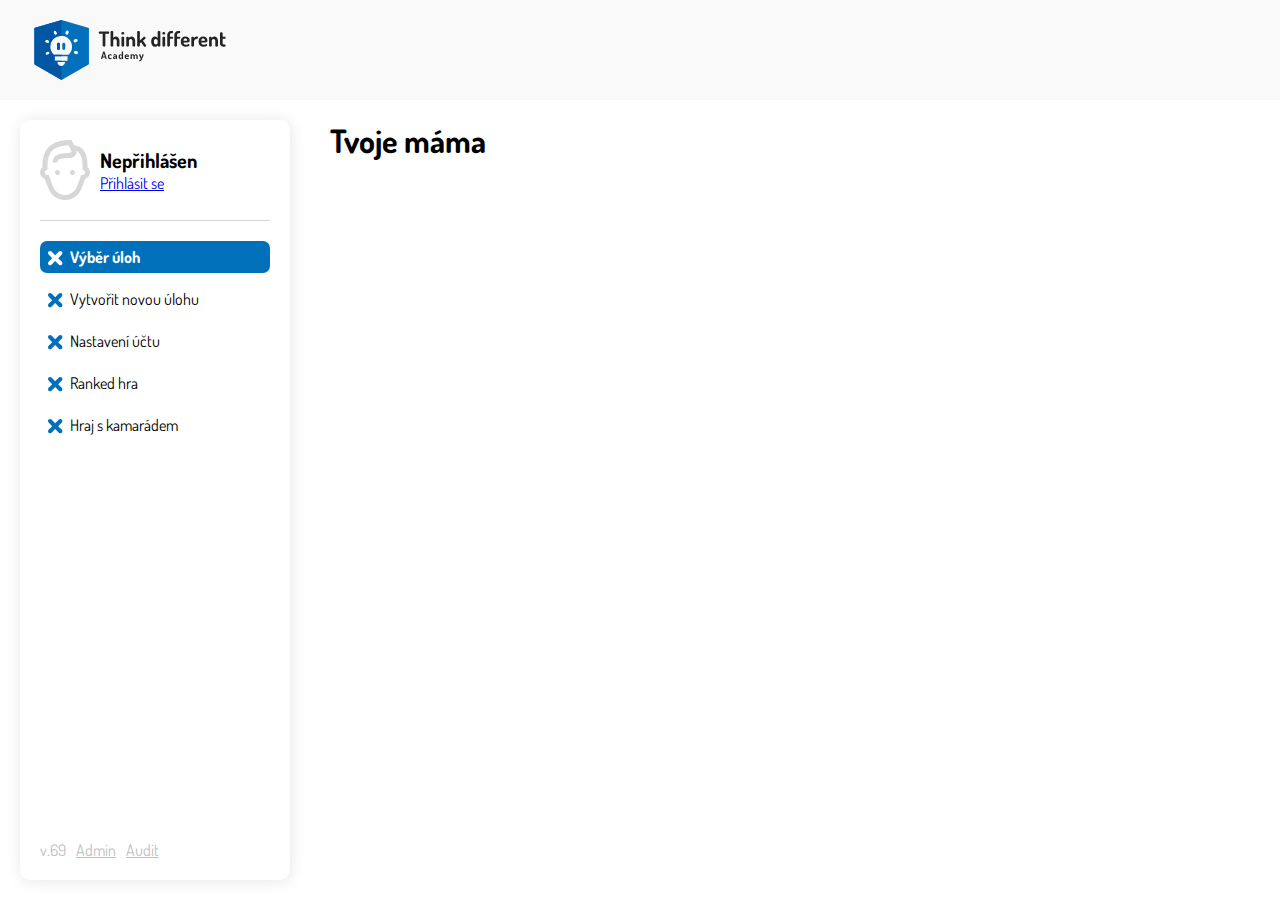
<file: index.html>
<!DOCTYPE html>
<html lang="en">
    <head>
        <meta charset="UTF-8">
        <title>Title</title>
        <link rel="stylesheet" href="style.css">
    </head>
    <body>
        <header>
            <img src="cdn/logo.svg">
        </header>
        <div class="display">
            <aside>
                <div class="user">
                    <img src="cdn/face_gray.svg" alt="">
                    <div class="user-info">
                        <p id="nickname">Nepřihlášen</p>
                        <p id="logout"><a href="*LOGIN_LINK_HERE*">Přihlásit se</a></p>
                    </div>
                </div>
                <nav>
                    <a href="" id="link" class="active">
                        <img src="cdn/nav_x_white.svg" alt="">
                        <span>Výběr úloh</span>
                    </a>
                    <a href="" id="link">
                        <img src="cdn/nav_x_blue.svg" alt="">
                        <span>Vytvořit novou úlohu</span>
                    </a>
                    <a href="" id="link">
                        <img src="cdn/nav_x_blue.svg" alt="">
                        <span>Nastavení účtu</span> <!--  TODO: Jen když je přihlášen  -->
                    </a>
                    <a href="" id="link">
                        <img src="cdn/nav_x_blue.svg" alt="">
                        <span>Ranked hra</span>
                    </a>
                    <a href="" id="link">
                        <img src="cdn/nav_x_blue.svg" alt="">
                        <span>Hraj s kamarádem</span>
                    </a>
                    <p id="nav-foot">
                        <span>v.69</span>
                        <a href="">Admin</a><!--  TODO: Jen když je admin  -->
                        <a href="">Audit</a><!--  TODO: Jen když je admin  -->
                    </p>
                </nav>
            </aside>
            <main>
                <h1>Tvoje máma</h1>
            </main>
        </div>
        <script>

        </script>
    </body>
</html>
</file>
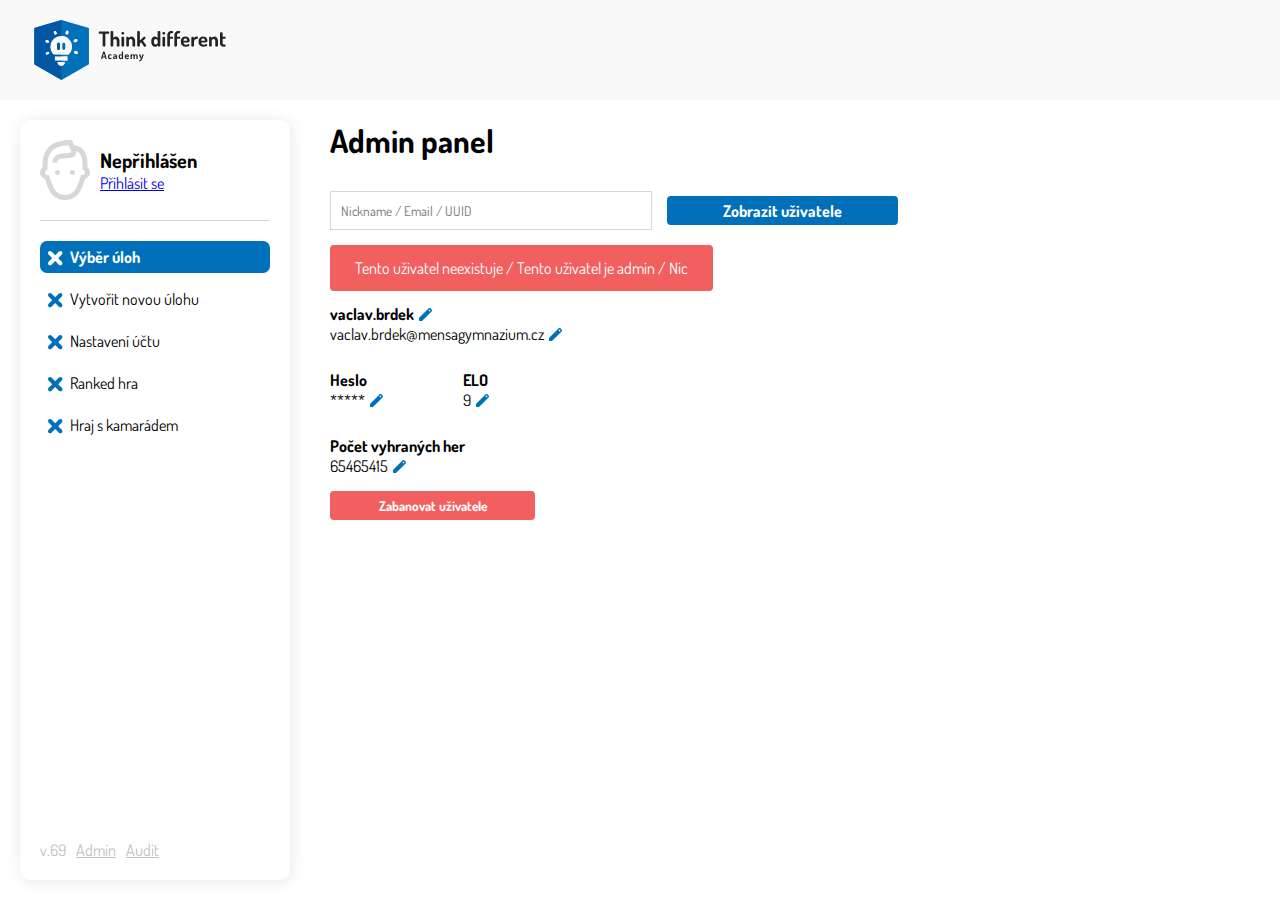
<file: admin.html>
<!DOCTYPE html>
<html lang="en">
    <head>
        <meta charset="UTF-8">
        <title>Title</title>
        <link rel="stylesheet" href="style.css">
    </head>
    <body>
        <header>
            <img src="cdn/logo.svg">
        </header>
        <div class="display">
            <aside>
                <div class="user">
                    <img src="cdn/face_gray.svg" alt="">
                    <div class="user-info">
                        <p id="nickname">Nepřihlášen</p>
                        <p id="logout"><a href="*LOGIN_LINK_HERE*">Přihlásit se</a></p>
                    </div>
                </div>
                <nav>
                    <a href="" id="link" class="active">
                        <img src="cdn/nav_x_white.svg" alt="">
                        <span>Výběr úloh</span>
                    </a>
                    <a href="" id="link">
                        <img src="cdn/nav_x_blue.svg" alt="">
                        <span>Vytvořit novou úlohu</span>
                    </a>
                    <a href="" id="link">
                        <img src="cdn/nav_x_blue.svg" alt="">
                        <span>Nastavení účtu</span> <!--  TODO: Jen když je přihlášen  -->
                    </a>
                    <a href="" id="link">
                        <img src="cdn/nav_x_blue.svg" alt="">
                        <span>Ranked hra</span>
                    </a>
                    <a href="" id="link">
                        <img src="cdn/nav_x_blue.svg" alt="">
                        <span>Hraj s kamarádem</span>
                    </a>
                    <p id="nav-foot">
                        <span>v.69</span>
                        <a href="">Admin</a><!--  TODO: Jen když je admin  -->
                        <a href="">Audit</a><!--  TODO: Jen když je admin  -->
                    </p>
                </nav>
            </aside>
            <main>
                <h1>Admin panel</h1>

                <div class="admin-search">
                    <input type="text" class="text-input" placeholder="Nickname / Email / UUID">
                    <button class="primary">Zobrazit uživatele</button>
                </div>

                <p class="admin-error">Tento uživatel neexistuje / Tento uživatel je admin / Nic</p>

                <div class="admin-options-group">
                    <p><b>vaclav.brdek</b><button class="editbutton"></button></p>
                    <p>vaclav.brdek@mensagymnazium.cz<button class="editbutton"></button></p>
                </div>

                <div class="admin-flex-element admin-options-group">
                    <div>
                        <p><b>Heslo</b></p>
                        <p>*****<button class="editbutton"></button></p>
                    </div>
                    <div>
                        <p><b>ELO</b></p>
                        <p>9<button class="editbutton"></button></p>
                    </div>
                </div>

                <div class="admin-options-group">
                    <p><b>Počet vyhraných her</b></p>
                    <p>65465415<button class="editbutton"></button></p>
                </div>

                <button class="danger admin-options-group">Zabanovat uživatele</button>
            </main>
        </div>
        <script>

        </script>
    </body>
</html>
</file>
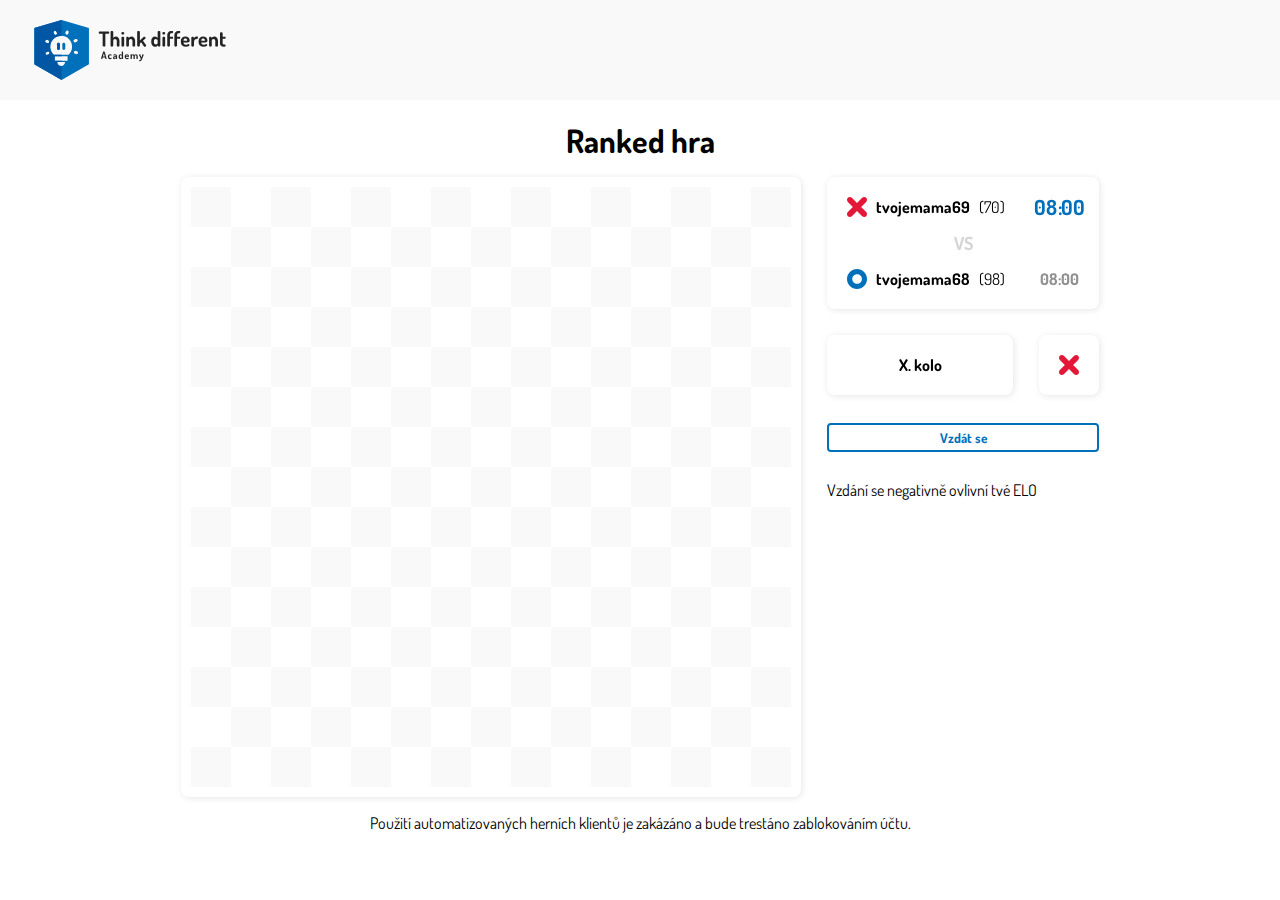
<file: duel.html>
<!DOCTYPE html>
<html lang="en">
<head>
    <meta charset="UTF-8">
    <title>Title</title>
    <link rel="stylesheet" href="style.css">
    <link rel="stylesheet" href="gamefield.css">
</head>
<body>
<header>
    <img src="cdn/logo.svg">
</header>
<div class="display">
    <main class="center">
        <h1>Ranked hra</h1>
        <div class="game-window">
            <div class="game-field" b-jqz3utmbil="" _bl_124="">
                <div class="game-field-row" b-jqz3utmbil="">
                    <div class="cell empty"
                         style="width: 40px; background-color: #f9f9f9; border: none; display: flex; align-items: center; justify-content: center"
                         data-x="0" data-y="0" b-jqz3utmbil=""></div>
                    <div class="cell empty"
                         style="width: 40px; background-color: white; border: none; display: flex; align-items: center; justify-content: center"
                         data-x="1" data-y="0" b-jqz3utmbil=""></div>
                    <div class="cell empty"
                         style="width: 40px; background-color: #f9f9f9; border: none; display: flex; align-items: center; justify-content: center"
                         data-x="2" data-y="0" b-jqz3utmbil=""></div>
                    <div class="cell empty"
                         style="width: 40px; background-color: white; border: none; display: flex; align-items: center; justify-content: center"
                         data-x="3" data-y="0" b-jqz3utmbil=""></div>
                    <div class="cell empty"
                         style="width: 40px; background-color: #f9f9f9; border: none; display: flex; align-items: center; justify-content: center"
                         data-x="4" data-y="0" b-jqz3utmbil=""></div>
                    <div class="cell empty"
                         style="width: 40px; background-color: white; border: none; display: flex; align-items: center; justify-content: center"
                         data-x="5" data-y="0" b-jqz3utmbil=""></div>
                    <div class="cell empty"
                         style="width: 40px; background-color: #f9f9f9; border: none; display: flex; align-items: center; justify-content: center"
                         data-x="6" data-y="0" b-jqz3utmbil=""></div>
                    <div class="cell empty"
                         style="width: 40px; background-color: white; border: none; display: flex; align-items: center; justify-content: center"
                         data-x="7" data-y="0" b-jqz3utmbil=""></div>
                    <div class="cell empty"
                         style="width: 40px; background-color: #f9f9f9; border: none; display: flex; align-items: center; justify-content: center"
                         data-x="8" data-y="0" b-jqz3utmbil=""></div>
                    <div class="cell empty"
                         style="width: 40px; background-color: white; border: none; display: flex; align-items: center; justify-content: center"
                         data-x="9" data-y="0" b-jqz3utmbil=""></div>
                    <div class="cell empty"
                         style="width: 40px; background-color: #f9f9f9; border: none; display: flex; align-items: center; justify-content: center"
                         data-x="10" data-y="0" b-jqz3utmbil=""></div>
                    <div class="cell empty"
                         style="width: 40px; background-color: white; border: none; display: flex; align-items: center; justify-content: center"
                         data-x="11" data-y="0" b-jqz3utmbil=""></div>
                    <div class="cell empty"
                         style="width: 40px; background-color: #f9f9f9; border: none; display: flex; align-items: center; justify-content: center"
                         data-x="12" data-y="0" b-jqz3utmbil=""></div>
                    <div class="cell empty"
                         style="width: 40px; background-color: white; border: none; display: flex; align-items: center; justify-content: center"
                         data-x="13" data-y="0" b-jqz3utmbil=""></div>
                    <div class="cell empty"
                         style="width: 40px; background-color: #f9f9f9; border: none; display: flex; align-items: center; justify-content: center"
                         data-x="14" data-y="0" b-jqz3utmbil=""></div>
                </div>
                <div class="game-field-row" b-jqz3utmbil="">
                    <div class="cell empty"
                         style="width: 40px; background-color: white; border: none; display: flex; align-items: center; justify-content: center"
                         data-x="0" data-y="1" b-jqz3utmbil=""></div>
                    <div class="cell empty"
                         style="width: 40px; background-color: #f9f9f9; border: none; display: flex; align-items: center; justify-content: center"
                         data-x="1" data-y="1" b-jqz3utmbil=""></div>
                    <div class="cell empty"
                         style="width: 40px; background-color: white; border: none; display: flex; align-items: center; justify-content: center"
                         data-x="2" data-y="1" b-jqz3utmbil=""></div>
                    <div class="cell empty"
                         style="width: 40px; background-color: #f9f9f9; border: none; display: flex; align-items: center; justify-content: center"
                         data-x="3" data-y="1" b-jqz3utmbil=""></div>
                    <div class="cell empty"
                         style="width: 40px; background-color: white; border: none; display: flex; align-items: center; justify-content: center"
                         data-x="4" data-y="1" b-jqz3utmbil=""></div>
                    <div class="cell empty"
                         style="width: 40px; background-color: #f9f9f9; border: none; display: flex; align-items: center; justify-content: center"
                         data-x="5" data-y="1" b-jqz3utmbil=""></div>
                    <div class="cell empty"
                         style="width: 40px; background-color: white; border: none; display: flex; align-items: center; justify-content: center"
                         data-x="6" data-y="1" b-jqz3utmbil=""></div>
                    <div class="cell empty"
                         style="width: 40px; background-color: #f9f9f9; border: none; display: flex; align-items: center; justify-content: center"
                         data-x="7" data-y="1" b-jqz3utmbil=""></div>
                    <div class="cell empty"
                         style="width: 40px; background-color: white; border: none; display: flex; align-items: center; justify-content: center"
                         data-x="8" data-y="1" b-jqz3utmbil=""></div>
                    <div class="cell empty"
                         style="width: 40px; background-color: #f9f9f9; border: none; display: flex; align-items: center; justify-content: center"
                         data-x="9" data-y="1" b-jqz3utmbil=""></div>
                    <div class="cell empty"
                         style="width: 40px; background-color: white; border: none; display: flex; align-items: center; justify-content: center"
                         data-x="10" data-y="1" b-jqz3utmbil=""></div>
                    <div class="cell empty"
                         style="width: 40px; background-color: #f9f9f9; border: none; display: flex; align-items: center; justify-content: center"
                         data-x="11" data-y="1" b-jqz3utmbil=""></div>
                    <div class="cell empty"
                         style="width: 40px; background-color: white; border: none; display: flex; align-items: center; justify-content: center"
                         data-x="12" data-y="1" b-jqz3utmbil=""></div>
                    <div class="cell empty"
                         style="width: 40px; background-color: #f9f9f9; border: none; display: flex; align-items: center; justify-content: center"
                         data-x="13" data-y="1" b-jqz3utmbil=""></div>
                    <div class="cell empty"
                         style="width: 40px; background-color: white; border: none; display: flex; align-items: center; justify-content: center"
                         data-x="14" data-y="1" b-jqz3utmbil=""></div>
                </div>
                <div class="game-field-row" b-jqz3utmbil="">
                    <div class="cell empty"
                         style="width: 40px; background-color: #f9f9f9; border: none; display: flex; align-items: center; justify-content: center"
                         data-x="0" data-y="2" b-jqz3utmbil=""></div>
                    <div class="cell empty"
                         style="width: 40px; background-color: white; border: none; display: flex; align-items: center; justify-content: center"
                         data-x="1" data-y="2" b-jqz3utmbil=""></div>
                    <div class="cell empty"
                         style="width: 40px; background-color: #f9f9f9; border: none; display: flex; align-items: center; justify-content: center"
                         data-x="2" data-y="2" b-jqz3utmbil=""></div>
                    <div class="cell empty"
                         style="width: 40px; background-color: white; border: none; display: flex; align-items: center; justify-content: center"
                         data-x="3" data-y="2" b-jqz3utmbil=""></div>
                    <div class="cell empty"
                         style="width: 40px; background-color: #f9f9f9; border: none; display: flex; align-items: center; justify-content: center"
                         data-x="4" data-y="2" b-jqz3utmbil=""></div>
                    <div class="cell empty"
                         style="width: 40px; background-color: white; border: none; display: flex; align-items: center; justify-content: center"
                         data-x="5" data-y="2" b-jqz3utmbil=""></div>
                    <div class="cell empty"
                         style="width: 40px; background-color: #f9f9f9; border: none; display: flex; align-items: center; justify-content: center"
                         data-x="6" data-y="2" b-jqz3utmbil=""></div>
                    <div class="cell empty"
                         style="width: 40px; background-color: white; border: none; display: flex; align-items: center; justify-content: center"
                         data-x="7" data-y="2" b-jqz3utmbil=""></div>
                    <div class="cell empty"
                         style="width: 40px; background-color: #f9f9f9; border: none; display: flex; align-items: center; justify-content: center"
                         data-x="8" data-y="2" b-jqz3utmbil=""></div>
                    <div class="cell empty"
                         style="width: 40px; background-color: white; border: none; display: flex; align-items: center; justify-content: center"
                         data-x="9" data-y="2" b-jqz3utmbil=""></div>
                    <div class="cell empty"
                         style="width: 40px; background-color: #f9f9f9; border: none; display: flex; align-items: center; justify-content: center"
                         data-x="10" data-y="2" b-jqz3utmbil=""></div>
                    <div class="cell empty"
                         style="width: 40px; background-color: white; border: none; display: flex; align-items: center; justify-content: center"
                         data-x="11" data-y="2" b-jqz3utmbil=""></div>
                    <div class="cell empty"
                         style="width: 40px; background-color: #f9f9f9; border: none; display: flex; align-items: center; justify-content: center"
                         data-x="12" data-y="2" b-jqz3utmbil=""></div>
                    <div class="cell empty"
                         style="width: 40px; background-color: white; border: none; display: flex; align-items: center; justify-content: center"
                         data-x="13" data-y="2" b-jqz3utmbil=""></div>
                    <div class="cell empty"
                         style="width: 40px; background-color: #f9f9f9; border: none; display: flex; align-items: center; justify-content: center"
                         data-x="14" data-y="2" b-jqz3utmbil=""></div>
                </div>
                <div class="game-field-row" b-jqz3utmbil="">
                    <div class="cell empty"
                         style="width: 40px; background-color: white; border: none; display: flex; align-items: center; justify-content: center"
                         data-x="0" data-y="3" b-jqz3utmbil=""></div>
                    <div class="cell empty"
                         style="width: 40px; background-color: #f9f9f9; border: none; display: flex; align-items: center; justify-content: center"
                         data-x="1" data-y="3" b-jqz3utmbil=""></div>
                    <div class="cell empty"
                         style="width: 40px; background-color: white; border: none; display: flex; align-items: center; justify-content: center"
                         data-x="2" data-y="3" b-jqz3utmbil=""></div>
                    <div class="cell empty"
                         style="width: 40px; background-color: #f9f9f9; border: none; display: flex; align-items: center; justify-content: center"
                         data-x="3" data-y="3" b-jqz3utmbil=""></div>
                    <div class="cell empty"
                         style="width: 40px; background-color: white; border: none; display: flex; align-items: center; justify-content: center"
                         data-x="4" data-y="3" b-jqz3utmbil=""></div>
                    <div class="cell empty"
                         style="width: 40px; background-color: #f9f9f9; border: none; display: flex; align-items: center; justify-content: center"
                         data-x="5" data-y="3" b-jqz3utmbil=""></div>
                    <div class="cell empty"
                         style="width: 40px; background-color: white; border: none; display: flex; align-items: center; justify-content: center"
                         data-x="6" data-y="3" b-jqz3utmbil=""></div>
                    <div class="cell empty"
                         style="width: 40px; background-color: #f9f9f9; border: none; display: flex; align-items: center; justify-content: center"
                         data-x="7" data-y="3" b-jqz3utmbil=""></div>
                    <div class="cell empty"
                         style="width: 40px; background-color: white; border: none; display: flex; align-items: center; justify-content: center"
                         data-x="8" data-y="3" b-jqz3utmbil=""></div>
                    <div class="cell empty"
                         style="width: 40px; background-color: #f9f9f9; border: none; display: flex; align-items: center; justify-content: center"
                         data-x="9" data-y="3" b-jqz3utmbil=""></div>
                    <div class="cell empty"
                         style="width: 40px; background-color: white; border: none; display: flex; align-items: center; justify-content: center"
                         data-x="10" data-y="3" b-jqz3utmbil=""></div>
                    <div class="cell empty"
                         style="width: 40px; background-color: #f9f9f9; border: none; display: flex; align-items: center; justify-content: center"
                         data-x="11" data-y="3" b-jqz3utmbil=""></div>
                    <div class="cell empty"
                         style="width: 40px; background-color: white; border: none; display: flex; align-items: center; justify-content: center"
                         data-x="12" data-y="3" b-jqz3utmbil=""></div>
                    <div class="cell empty"
                         style="width: 40px; background-color: #f9f9f9; border: none; display: flex; align-items: center; justify-content: center"
                         data-x="13" data-y="3" b-jqz3utmbil=""></div>
                    <div class="cell empty"
                         style="width: 40px; background-color: white; border: none; display: flex; align-items: center; justify-content: center"
                         data-x="14" data-y="3" b-jqz3utmbil=""></div>
                </div>
                <div class="game-field-row" b-jqz3utmbil="">
                    <div class="cell empty"
                         style="width: 40px; background-color: #f9f9f9; border: none; display: flex; align-items: center; justify-content: center"
                         data-x="0" data-y="4" b-jqz3utmbil=""></div>
                    <div class="cell empty"
                         style="width: 40px; background-color: white; border: none; display: flex; align-items: center; justify-content: center"
                         data-x="1" data-y="4" b-jqz3utmbil=""></div>
                    <div class="cell empty"
                         style="width: 40px; background-color: #f9f9f9; border: none; display: flex; align-items: center; justify-content: center"
                         data-x="2" data-y="4" b-jqz3utmbil=""></div>
                    <div class="cell empty"
                         style="width: 40px; background-color: white; border: none; display: flex; align-items: center; justify-content: center"
                         data-x="3" data-y="4" b-jqz3utmbil=""></div>
                    <div class="cell empty"
                         style="width: 40px; background-color: #f9f9f9; border: none; display: flex; align-items: center; justify-content: center"
                         data-x="4" data-y="4" b-jqz3utmbil=""></div>
                    <div class="cell empty"
                         style="width: 40px; background-color: white; border: none; display: flex; align-items: center; justify-content: center"
                         data-x="5" data-y="4" b-jqz3utmbil=""></div>
                    <div class="cell empty"
                         style="width: 40px; background-color: #f9f9f9; border: none; display: flex; align-items: center; justify-content: center"
                         data-x="6" data-y="4" b-jqz3utmbil=""></div>
                    <div class="cell empty"
                         style="width: 40px; background-color: white; border: none; display: flex; align-items: center; justify-content: center"
                         data-x="7" data-y="4" b-jqz3utmbil=""></div>
                    <div class="cell empty"
                         style="width: 40px; background-color: #f9f9f9; border: none; display: flex; align-items: center; justify-content: center"
                         data-x="8" data-y="4" b-jqz3utmbil=""></div>
                    <div class="cell empty"
                         style="width: 40px; background-color: white; border: none; display: flex; align-items: center; justify-content: center"
                         data-x="9" data-y="4" b-jqz3utmbil=""></div>
                    <div class="cell empty"
                         style="width: 40px; background-color: #f9f9f9; border: none; display: flex; align-items: center; justify-content: center"
                         data-x="10" data-y="4" b-jqz3utmbil=""></div>
                    <div class="cell empty"
                         style="width: 40px; background-color: white; border: none; display: flex; align-items: center; justify-content: center"
                         data-x="11" data-y="4" b-jqz3utmbil=""></div>
                    <div class="cell empty"
                         style="width: 40px; background-color: #f9f9f9; border: none; display: flex; align-items: center; justify-content: center"
                         data-x="12" data-y="4" b-jqz3utmbil=""></div>
                    <div class="cell empty"
                         style="width: 40px; background-color: white; border: none; display: flex; align-items: center; justify-content: center"
                         data-x="13" data-y="4" b-jqz3utmbil=""></div>
                    <div class="cell empty"
                         style="width: 40px; background-color: #f9f9f9; border: none; display: flex; align-items: center; justify-content: center"
                         data-x="14" data-y="4" b-jqz3utmbil=""></div>
                </div>
                <div class="game-field-row" b-jqz3utmbil="">
                    <div class="cell empty"
                         style="width: 40px; background-color: white; border: none; display: flex; align-items: center; justify-content: center"
                         data-x="0" data-y="5" b-jqz3utmbil=""></div>
                    <div class="cell empty"
                         style="width: 40px; background-color: #f9f9f9; border: none; display: flex; align-items: center; justify-content: center"
                         data-x="1" data-y="5" b-jqz3utmbil=""></div>
                    <div class="cell empty"
                         style="width: 40px; background-color: white; border: none; display: flex; align-items: center; justify-content: center"
                         data-x="2" data-y="5" b-jqz3utmbil=""></div>
                    <div class="cell empty"
                         style="width: 40px; background-color: #f9f9f9; border: none; display: flex; align-items: center; justify-content: center"
                         data-x="3" data-y="5" b-jqz3utmbil=""></div>
                    <div class="cell empty"
                         style="width: 40px; background-color: white; border: none; display: flex; align-items: center; justify-content: center"
                         data-x="4" data-y="5" b-jqz3utmbil=""></div>
                    <div class="cell empty"
                         style="width: 40px; background-color: #f9f9f9; border: none; display: flex; align-items: center; justify-content: center"
                         data-x="5" data-y="5" b-jqz3utmbil=""></div>
                    <div class="cell empty"
                         style="width: 40px; background-color: white; border: none; display: flex; align-items: center; justify-content: center"
                         data-x="6" data-y="5" b-jqz3utmbil=""></div>
                    <div class="cell empty"
                         style="width: 40px; background-color: #f9f9f9; border: none; display: flex; align-items: center; justify-content: center"
                         data-x="7" data-y="5" b-jqz3utmbil=""></div>
                    <div class="cell empty"
                         style="width: 40px; background-color: white; border: none; display: flex; align-items: center; justify-content: center"
                         data-x="8" data-y="5" b-jqz3utmbil=""></div>
                    <div class="cell empty"
                         style="width: 40px; background-color: #f9f9f9; border: none; display: flex; align-items: center; justify-content: center"
                         data-x="9" data-y="5" b-jqz3utmbil=""></div>
                    <div class="cell empty"
                         style="width: 40px; background-color: white; border: none; display: flex; align-items: center; justify-content: center"
                         data-x="10" data-y="5" b-jqz3utmbil=""></div>
                    <div class="cell empty"
                         style="width: 40px; background-color: #f9f9f9; border: none; display: flex; align-items: center; justify-content: center"
                         data-x="11" data-y="5" b-jqz3utmbil=""></div>
                    <div class="cell empty"
                         style="width: 40px; background-color: white; border: none; display: flex; align-items: center; justify-content: center"
                         data-x="12" data-y="5" b-jqz3utmbil=""></div>
                    <div class="cell empty"
                         style="width: 40px; background-color: #f9f9f9; border: none; display: flex; align-items: center; justify-content: center"
                         data-x="13" data-y="5" b-jqz3utmbil=""></div>
                    <div class="cell empty"
                         style="width: 40px; background-color: white; border: none; display: flex; align-items: center; justify-content: center"
                         data-x="14" data-y="5" b-jqz3utmbil=""></div>
                </div>
                <div class="game-field-row" b-jqz3utmbil="">
                    <div class="cell empty"
                         style="width: 40px; background-color: #f9f9f9; border: none; display: flex; align-items: center; justify-content: center"
                         data-x="0" data-y="6" b-jqz3utmbil=""></div>
                    <div class="cell empty"
                         style="width: 40px; background-color: white; border: none; display: flex; align-items: center; justify-content: center"
                         data-x="1" data-y="6" b-jqz3utmbil=""></div>
                    <div class="cell empty"
                         style="width: 40px; background-color: #f9f9f9; border: none; display: flex; align-items: center; justify-content: center"
                         data-x="2" data-y="6" b-jqz3utmbil=""></div>
                    <div class="cell empty"
                         style="width: 40px; background-color: white; border: none; display: flex; align-items: center; justify-content: center"
                         data-x="3" data-y="6" b-jqz3utmbil=""></div>
                    <div class="cell empty"
                         style="width: 40px; background-color: #f9f9f9; border: none; display: flex; align-items: center; justify-content: center"
                         data-x="4" data-y="6" b-jqz3utmbil=""></div>
                    <div class="cell empty"
                         style="width: 40px; background-color: white; border: none; display: flex; align-items: center; justify-content: center"
                         data-x="5" data-y="6" b-jqz3utmbil=""></div>
                    <div class="cell empty"
                         style="width: 40px; background-color: #f9f9f9; border: none; display: flex; align-items: center; justify-content: center"
                         data-x="6" data-y="6" b-jqz3utmbil=""></div>
                    <div class="cell empty"
                         style="width: 40px; background-color: white; border: none; display: flex; align-items: center; justify-content: center"
                         data-x="7" data-y="6" b-jqz3utmbil=""></div>
                    <div class="cell empty"
                         style="width: 40px; background-color: #f9f9f9; border: none; display: flex; align-items: center; justify-content: center"
                         data-x="8" data-y="6" b-jqz3utmbil=""></div>
                    <div class="cell empty"
                         style="width: 40px; background-color: white; border: none; display: flex; align-items: center; justify-content: center"
                         data-x="9" data-y="6" b-jqz3utmbil=""></div>
                    <div class="cell empty"
                         style="width: 40px; background-color: #f9f9f9; border: none; display: flex; align-items: center; justify-content: center"
                         data-x="10" data-y="6" b-jqz3utmbil=""></div>
                    <div class="cell empty"
                         style="width: 40px; background-color: white; border: none; display: flex; align-items: center; justify-content: center"
                         data-x="11" data-y="6" b-jqz3utmbil=""></div>
                    <div class="cell empty"
                         style="width: 40px; background-color: #f9f9f9; border: none; display: flex; align-items: center; justify-content: center"
                         data-x="12" data-y="6" b-jqz3utmbil=""></div>
                    <div class="cell empty"
                         style="width: 40px; background-color: white; border: none; display: flex; align-items: center; justify-content: center"
                         data-x="13" data-y="6" b-jqz3utmbil=""></div>
                    <div class="cell empty"
                         style="width: 40px; background-color: #f9f9f9; border: none; display: flex; align-items: center; justify-content: center"
                         data-x="14" data-y="6" b-jqz3utmbil=""></div>
                </div>
                <div class="game-field-row" b-jqz3utmbil="">
                    <div class="cell empty"
                         style="width: 40px; background-color: white; border: none; display: flex; align-items: center; justify-content: center"
                         data-x="0" data-y="7" b-jqz3utmbil=""></div>
                    <div class="cell empty"
                         style="width: 40px; background-color: #f9f9f9; border: none; display: flex; align-items: center; justify-content: center"
                         data-x="1" data-y="7" b-jqz3utmbil=""></div>
                    <div class="cell empty"
                         style="width: 40px; background-color: white; border: none; display: flex; align-items: center; justify-content: center"
                         data-x="2" data-y="7" b-jqz3utmbil=""></div>
                    <div class="cell empty"
                         style="width: 40px; background-color: #f9f9f9; border: none; display: flex; align-items: center; justify-content: center"
                         data-x="3" data-y="7" b-jqz3utmbil=""></div>
                    <div class="cell empty"
                         style="width: 40px; background-color: white; border: none; display: flex; align-items: center; justify-content: center"
                         data-x="4" data-y="7" b-jqz3utmbil=""></div>
                    <div class="cell empty"
                         style="width: 40px; background-color: #f9f9f9; border: none; display: flex; align-items: center; justify-content: center"
                         data-x="5" data-y="7" b-jqz3utmbil=""></div>
                    <div class="cell empty"
                         style="width: 40px; background-color: white; border: none; display: flex; align-items: center; justify-content: center"
                         data-x="6" data-y="7" b-jqz3utmbil=""></div>
                    <div class="cell empty"
                         style="width: 40px; background-color: #f9f9f9; border: none; display: flex; align-items: center; justify-content: center"
                         data-x="7" data-y="7" b-jqz3utmbil=""></div>
                    <div class="cell empty"
                         style="width: 40px; background-color: white; border: none; display: flex; align-items: center; justify-content: center"
                         data-x="8" data-y="7" b-jqz3utmbil=""></div>
                    <div class="cell empty"
                         style="width: 40px; background-color: #f9f9f9; border: none; display: flex; align-items: center; justify-content: center"
                         data-x="9" data-y="7" b-jqz3utmbil=""></div>
                    <div class="cell empty"
                         style="width: 40px; background-color: white; border: none; display: flex; align-items: center; justify-content: center"
                         data-x="10" data-y="7" b-jqz3utmbil=""></div>
                    <div class="cell empty"
                         style="width: 40px; background-color: #f9f9f9; border: none; display: flex; align-items: center; justify-content: center"
                         data-x="11" data-y="7" b-jqz3utmbil=""></div>
                    <div class="cell empty"
                         style="width: 40px; background-color: white; border: none; display: flex; align-items: center; justify-content: center"
                         data-x="12" data-y="7" b-jqz3utmbil=""></div>
                    <div class="cell empty"
                         style="width: 40px; background-color: #f9f9f9; border: none; display: flex; align-items: center; justify-content: center"
                         data-x="13" data-y="7" b-jqz3utmbil=""></div>
                    <div class="cell empty"
                         style="width: 40px; background-color: white; border: none; display: flex; align-items: center; justify-content: center"
                         data-x="14" data-y="7" b-jqz3utmbil=""></div>
                </div>
                <div class="game-field-row" b-jqz3utmbil="">
                    <div class="cell empty"
                         style="width: 40px; background-color: #f9f9f9; border: none; display: flex; align-items: center; justify-content: center"
                         data-x="0" data-y="8" b-jqz3utmbil=""></div>
                    <div class="cell empty"
                         style="width: 40px; background-color: white; border: none; display: flex; align-items: center; justify-content: center"
                         data-x="1" data-y="8" b-jqz3utmbil=""></div>
                    <div class="cell empty"
                         style="width: 40px; background-color: #f9f9f9; border: none; display: flex; align-items: center; justify-content: center"
                         data-x="2" data-y="8" b-jqz3utmbil=""></div>
                    <div class="cell empty"
                         style="width: 40px; background-color: white; border: none; display: flex; align-items: center; justify-content: center"
                         data-x="3" data-y="8" b-jqz3utmbil=""></div>
                    <div class="cell empty"
                         style="width: 40px; background-color: #f9f9f9; border: none; display: flex; align-items: center; justify-content: center"
                         data-x="4" data-y="8" b-jqz3utmbil=""></div>
                    <div class="cell empty"
                         style="width: 40px; background-color: white; border: none; display: flex; align-items: center; justify-content: center"
                         data-x="5" data-y="8" b-jqz3utmbil=""></div>
                    <div class="cell empty"
                         style="width: 40px; background-color: #f9f9f9; border: none; display: flex; align-items: center; justify-content: center"
                         data-x="6" data-y="8" b-jqz3utmbil=""></div>
                    <div class="cell empty"
                         style="width: 40px; background-color: white; border: none; display: flex; align-items: center; justify-content: center"
                         data-x="7" data-y="8" b-jqz3utmbil=""></div>
                    <div class="cell empty"
                         style="width: 40px; background-color: #f9f9f9; border: none; display: flex; align-items: center; justify-content: center"
                         data-x="8" data-y="8" b-jqz3utmbil=""></div>
                    <div class="cell empty"
                         style="width: 40px; background-color: white; border: none; display: flex; align-items: center; justify-content: center"
                         data-x="9" data-y="8" b-jqz3utmbil=""></div>
                    <div class="cell empty"
                         style="width: 40px; background-color: #f9f9f9; border: none; display: flex; align-items: center; justify-content: center"
                         data-x="10" data-y="8" b-jqz3utmbil=""></div>
                    <div class="cell empty"
                         style="width: 40px; background-color: white; border: none; display: flex; align-items: center; justify-content: center"
                         data-x="11" data-y="8" b-jqz3utmbil=""></div>
                    <div class="cell empty"
                         style="width: 40px; background-color: #f9f9f9; border: none; display: flex; align-items: center; justify-content: center"
                         data-x="12" data-y="8" b-jqz3utmbil=""></div>
                    <div class="cell empty"
                         style="width: 40px; background-color: white; border: none; display: flex; align-items: center; justify-content: center"
                         data-x="13" data-y="8" b-jqz3utmbil=""></div>
                    <div class="cell empty"
                         style="width: 40px; background-color: #f9f9f9; border: none; display: flex; align-items: center; justify-content: center"
                         data-x="14" data-y="8" b-jqz3utmbil=""></div>
                </div>
                <div class="game-field-row" b-jqz3utmbil="">
                    <div class="cell empty"
                         style="width: 40px; background-color: white; border: none; display: flex; align-items: center; justify-content: center"
                         data-x="0" data-y="9" b-jqz3utmbil=""></div>
                    <div class="cell empty"
                         style="width: 40px; background-color: #f9f9f9; border: none; display: flex; align-items: center; justify-content: center"
                         data-x="1" data-y="9" b-jqz3utmbil=""></div>
                    <div class="cell empty"
                         style="width: 40px; background-color: white; border: none; display: flex; align-items: center; justify-content: center"
                         data-x="2" data-y="9" b-jqz3utmbil=""></div>
                    <div class="cell empty"
                         style="width: 40px; background-color: #f9f9f9; border: none; display: flex; align-items: center; justify-content: center"
                         data-x="3" data-y="9" b-jqz3utmbil=""></div>
                    <div class="cell empty"
                         style="width: 40px; background-color: white; border: none; display: flex; align-items: center; justify-content: center"
                         data-x="4" data-y="9" b-jqz3utmbil=""></div>
                    <div class="cell empty"
                         style="width: 40px; background-color: #f9f9f9; border: none; display: flex; align-items: center; justify-content: center"
                         data-x="5" data-y="9" b-jqz3utmbil=""></div>
                    <div class="cell empty"
                         style="width: 40px; background-color: white; border: none; display: flex; align-items: center; justify-content: center"
                         data-x="6" data-y="9" b-jqz3utmbil=""></div>
                    <div class="cell empty"
                         style="width: 40px; background-color: #f9f9f9; border: none; display: flex; align-items: center; justify-content: center"
                         data-x="7" data-y="9" b-jqz3utmbil=""></div>
                    <div class="cell empty"
                         style="width: 40px; background-color: white; border: none; display: flex; align-items: center; justify-content: center"
                         data-x="8" data-y="9" b-jqz3utmbil=""></div>
                    <div class="cell empty"
                         style="width: 40px; background-color: #f9f9f9; border: none; display: flex; align-items: center; justify-content: center"
                         data-x="9" data-y="9" b-jqz3utmbil=""></div>
                    <div class="cell empty"
                         style="width: 40px; background-color: white; border: none; display: flex; align-items: center; justify-content: center"
                         data-x="10" data-y="9" b-jqz3utmbil=""></div>
                    <div class="cell empty"
                         style="width: 40px; background-color: #f9f9f9; border: none; display: flex; align-items: center; justify-content: center"
                         data-x="11" data-y="9" b-jqz3utmbil=""></div>
                    <div class="cell empty"
                         style="width: 40px; background-color: white; border: none; display: flex; align-items: center; justify-content: center"
                         data-x="12" data-y="9" b-jqz3utmbil=""></div>
                    <div class="cell empty"
                         style="width: 40px; background-color: #f9f9f9; border: none; display: flex; align-items: center; justify-content: center"
                         data-x="13" data-y="9" b-jqz3utmbil=""></div>
                    <div class="cell empty"
                         style="width: 40px; background-color: white; border: none; display: flex; align-items: center; justify-content: center"
                         data-x="14" data-y="9" b-jqz3utmbil=""></div>
                </div>
                <div class="game-field-row" b-jqz3utmbil="">
                    <div class="cell empty"
                         style="width: 40px; background-color: #f9f9f9; border: none; display: flex; align-items: center; justify-content: center"
                         data-x="0" data-y="10" b-jqz3utmbil=""></div>
                    <div class="cell empty"
                         style="width: 40px; background-color: white; border: none; display: flex; align-items: center; justify-content: center"
                         data-x="1" data-y="10" b-jqz3utmbil=""></div>
                    <div class="cell empty"
                         style="width: 40px; background-color: #f9f9f9; border: none; display: flex; align-items: center; justify-content: center"
                         data-x="2" data-y="10" b-jqz3utmbil=""></div>
                    <div class="cell empty"
                         style="width: 40px; background-color: white; border: none; display: flex; align-items: center; justify-content: center"
                         data-x="3" data-y="10" b-jqz3utmbil=""></div>
                    <div class="cell empty"
                         style="width: 40px; background-color: #f9f9f9; border: none; display: flex; align-items: center; justify-content: center"
                         data-x="4" data-y="10" b-jqz3utmbil=""></div>
                    <div class="cell empty"
                         style="width: 40px; background-color: white; border: none; display: flex; align-items: center; justify-content: center"
                         data-x="5" data-y="10" b-jqz3utmbil=""></div>
                    <div class="cell empty"
                         style="width: 40px; background-color: #f9f9f9; border: none; display: flex; align-items: center; justify-content: center"
                         data-x="6" data-y="10" b-jqz3utmbil=""></div>
                    <div class="cell empty"
                         style="width: 40px; background-color: white; border: none; display: flex; align-items: center; justify-content: center"
                         data-x="7" data-y="10" b-jqz3utmbil=""></div>
                    <div class="cell empty"
                         style="width: 40px; background-color: #f9f9f9; border: none; display: flex; align-items: center; justify-content: center"
                         data-x="8" data-y="10" b-jqz3utmbil=""></div>
                    <div class="cell empty"
                         style="width: 40px; background-color: white; border: none; display: flex; align-items: center; justify-content: center"
                         data-x="9" data-y="10" b-jqz3utmbil=""></div>
                    <div class="cell empty"
                         style="width: 40px; background-color: #f9f9f9; border: none; display: flex; align-items: center; justify-content: center"
                         data-x="10" data-y="10" b-jqz3utmbil=""></div>
                    <div class="cell empty"
                         style="width: 40px; background-color: white; border: none; display: flex; align-items: center; justify-content: center"
                         data-x="11" data-y="10" b-jqz3utmbil=""></div>
                    <div class="cell empty"
                         style="width: 40px; background-color: #f9f9f9; border: none; display: flex; align-items: center; justify-content: center"
                         data-x="12" data-y="10" b-jqz3utmbil=""></div>
                    <div class="cell empty"
                         style="width: 40px; background-color: white; border: none; display: flex; align-items: center; justify-content: center"
                         data-x="13" data-y="10" b-jqz3utmbil=""></div>
                    <div class="cell empty"
                         style="width: 40px; background-color: #f9f9f9; border: none; display: flex; align-items: center; justify-content: center"
                         data-x="14" data-y="10" b-jqz3utmbil=""></div>
                </div>
                <div class="game-field-row" b-jqz3utmbil="">
                    <div class="cell empty"
                         style="width: 40px; background-color: white; border: none; display: flex; align-items: center; justify-content: center"
                         data-x="0" data-y="11" b-jqz3utmbil=""></div>
                    <div class="cell empty"
                         style="width: 40px; background-color: #f9f9f9; border: none; display: flex; align-items: center; justify-content: center"
                         data-x="1" data-y="11" b-jqz3utmbil=""></div>
                    <div class="cell empty"
                         style="width: 40px; background-color: white; border: none; display: flex; align-items: center; justify-content: center"
                         data-x="2" data-y="11" b-jqz3utmbil=""></div>
                    <div class="cell empty"
                         style="width: 40px; background-color: #f9f9f9; border: none; display: flex; align-items: center; justify-content: center"
                         data-x="3" data-y="11" b-jqz3utmbil=""></div>
                    <div class="cell empty"
                         style="width: 40px; background-color: white; border: none; display: flex; align-items: center; justify-content: center"
                         data-x="4" data-y="11" b-jqz3utmbil=""></div>
                    <div class="cell empty"
                         style="width: 40px; background-color: #f9f9f9; border: none; display: flex; align-items: center; justify-content: center"
                         data-x="5" data-y="11" b-jqz3utmbil=""></div>
                    <div class="cell empty"
                         style="width: 40px; background-color: white; border: none; display: flex; align-items: center; justify-content: center"
                         data-x="6" data-y="11" b-jqz3utmbil=""></div>
                    <div class="cell empty"
                         style="width: 40px; background-color: #f9f9f9; border: none; display: flex; align-items: center; justify-content: center"
                         data-x="7" data-y="11" b-jqz3utmbil=""></div>
                    <div class="cell empty"
                         style="width: 40px; background-color: white; border: none; display: flex; align-items: center; justify-content: center"
                         data-x="8" data-y="11" b-jqz3utmbil=""></div>
                    <div class="cell empty"
                         style="width: 40px; background-color: #f9f9f9; border: none; display: flex; align-items: center; justify-content: center"
                         data-x="9" data-y="11" b-jqz3utmbil=""></div>
                    <div class="cell empty"
                         style="width: 40px; background-color: white; border: none; display: flex; align-items: center; justify-content: center"
                         data-x="10" data-y="11" b-jqz3utmbil=""></div>
                    <div class="cell empty"
                         style="width: 40px; background-color: #f9f9f9; border: none; display: flex; align-items: center; justify-content: center"
                         data-x="11" data-y="11" b-jqz3utmbil=""></div>
                    <div class="cell empty"
                         style="width: 40px; background-color: white; border: none; display: flex; align-items: center; justify-content: center"
                         data-x="12" data-y="11" b-jqz3utmbil=""></div>
                    <div class="cell empty"
                         style="width: 40px; background-color: #f9f9f9; border: none; display: flex; align-items: center; justify-content: center"
                         data-x="13" data-y="11" b-jqz3utmbil=""></div>
                    <div class="cell empty"
                         style="width: 40px; background-color: white; border: none; display: flex; align-items: center; justify-content: center"
                         data-x="14" data-y="11" b-jqz3utmbil=""></div>
                </div>
                <div class="game-field-row" b-jqz3utmbil="">
                    <div class="cell empty"
                         style="width: 40px; background-color: #f9f9f9; border: none; display: flex; align-items: center; justify-content: center"
                         data-x="0" data-y="12" b-jqz3utmbil=""></div>
                    <div class="cell empty"
                         style="width: 40px; background-color: white; border: none; display: flex; align-items: center; justify-content: center"
                         data-x="1" data-y="12" b-jqz3utmbil=""></div>
                    <div class="cell empty"
                         style="width: 40px; background-color: #f9f9f9; border: none; display: flex; align-items: center; justify-content: center"
                         data-x="2" data-y="12" b-jqz3utmbil=""></div>
                    <div class="cell empty"
                         style="width: 40px; background-color: white; border: none; display: flex; align-items: center; justify-content: center"
                         data-x="3" data-y="12" b-jqz3utmbil=""></div>
                    <div class="cell empty"
                         style="width: 40px; background-color: #f9f9f9; border: none; display: flex; align-items: center; justify-content: center"
                         data-x="4" data-y="12" b-jqz3utmbil=""></div>
                    <div class="cell empty"
                         style="width: 40px; background-color: white; border: none; display: flex; align-items: center; justify-content: center"
                         data-x="5" data-y="12" b-jqz3utmbil=""></div>
                    <div class="cell empty"
                         style="width: 40px; background-color: #f9f9f9; border: none; display: flex; align-items: center; justify-content: center"
                         data-x="6" data-y="12" b-jqz3utmbil=""></div>
                    <div class="cell empty"
                         style="width: 40px; background-color: white; border: none; display: flex; align-items: center; justify-content: center"
                         data-x="7" data-y="12" b-jqz3utmbil=""></div>
                    <div class="cell empty"
                         style="width: 40px; background-color: #f9f9f9; border: none; display: flex; align-items: center; justify-content: center"
                         data-x="8" data-y="12" b-jqz3utmbil=""></div>
                    <div class="cell empty"
                         style="width: 40px; background-color: white; border: none; display: flex; align-items: center; justify-content: center"
                         data-x="9" data-y="12" b-jqz3utmbil=""></div>
                    <div class="cell empty"
                         style="width: 40px; background-color: #f9f9f9; border: none; display: flex; align-items: center; justify-content: center"
                         data-x="10" data-y="12" b-jqz3utmbil=""></div>
                    <div class="cell empty"
                         style="width: 40px; background-color: white; border: none; display: flex; align-items: center; justify-content: center"
                         data-x="11" data-y="12" b-jqz3utmbil=""></div>
                    <div class="cell empty"
                         style="width: 40px; background-color: #f9f9f9; border: none; display: flex; align-items: center; justify-content: center"
                         data-x="12" data-y="12" b-jqz3utmbil=""></div>
                    <div class="cell empty"
                         style="width: 40px; background-color: white; border: none; display: flex; align-items: center; justify-content: center"
                         data-x="13" data-y="12" b-jqz3utmbil=""></div>
                    <div class="cell empty"
                         style="width: 40px; background-color: #f9f9f9; border: none; display: flex; align-items: center; justify-content: center"
                         data-x="14" data-y="12" b-jqz3utmbil=""></div>
                </div>
                <div class="game-field-row" b-jqz3utmbil="">
                    <div class="cell empty"
                         style="width: 40px; background-color: white; border: none; display: flex; align-items: center; justify-content: center"
                         data-x="0" data-y="13" b-jqz3utmbil=""></div>
                    <div class="cell empty"
                         style="width: 40px; background-color: #f9f9f9; border: none; display: flex; align-items: center; justify-content: center"
                         data-x="1" data-y="13" b-jqz3utmbil=""></div>
                    <div class="cell empty"
                         style="width: 40px; background-color: white; border: none; display: flex; align-items: center; justify-content: center"
                         data-x="2" data-y="13" b-jqz3utmbil=""></div>
                    <div class="cell empty"
                         style="width: 40px; background-color: #f9f9f9; border: none; display: flex; align-items: center; justify-content: center"
                         data-x="3" data-y="13" b-jqz3utmbil=""></div>
                    <div class="cell empty"
                         style="width: 40px; background-color: white; border: none; display: flex; align-items: center; justify-content: center"
                         data-x="4" data-y="13" b-jqz3utmbil=""></div>
                    <div class="cell empty"
                         style="width: 40px; background-color: #f9f9f9; border: none; display: flex; align-items: center; justify-content: center"
                         data-x="5" data-y="13" b-jqz3utmbil=""></div>
                    <div class="cell empty"
                         style="width: 40px; background-color: white; border: none; display: flex; align-items: center; justify-content: center"
                         data-x="6" data-y="13" b-jqz3utmbil=""></div>
                    <div class="cell empty"
                         style="width: 40px; background-color: #f9f9f9; border: none; display: flex; align-items: center; justify-content: center"
                         data-x="7" data-y="13" b-jqz3utmbil=""></div>
                    <div class="cell empty"
                         style="width: 40px; background-color: white; border: none; display: flex; align-items: center; justify-content: center"
                         data-x="8" data-y="13" b-jqz3utmbil=""></div>
                    <div class="cell empty"
                         style="width: 40px; background-color: #f9f9f9; border: none; display: flex; align-items: center; justify-content: center"
                         data-x="9" data-y="13" b-jqz3utmbil=""></div>
                    <div class="cell empty"
                         style="width: 40px; background-color: white; border: none; display: flex; align-items: center; justify-content: center"
                         data-x="10" data-y="13" b-jqz3utmbil=""></div>
                    <div class="cell empty"
                         style="width: 40px; background-color: #f9f9f9; border: none; display: flex; align-items: center; justify-content: center"
                         data-x="11" data-y="13" b-jqz3utmbil=""></div>
                    <div class="cell empty"
                         style="width: 40px; background-color: white; border: none; display: flex; align-items: center; justify-content: center"
                         data-x="12" data-y="13" b-jqz3utmbil=""></div>
                    <div class="cell empty"
                         style="width: 40px; background-color: #f9f9f9; border: none; display: flex; align-items: center; justify-content: center"
                         data-x="13" data-y="13" b-jqz3utmbil=""></div>
                    <div class="cell empty"
                         style="width: 40px; background-color: white; border: none; display: flex; align-items: center; justify-content: center"
                         data-x="14" data-y="13" b-jqz3utmbil=""></div>
                </div>
                <div class="game-field-row" b-jqz3utmbil="">
                    <div class="cell empty"
                         style="width: 40px; background-color: #f9f9f9; border: none; display: flex; align-items: center; justify-content: center"
                         data-x="0" data-y="14" b-jqz3utmbil=""></div>
                    <div class="cell empty"
                         style="width: 40px; background-color: white; border: none; display: flex; align-items: center; justify-content: center"
                         data-x="1" data-y="14" b-jqz3utmbil=""></div>
                    <div class="cell empty"
                         style="width: 40px; background-color: #f9f9f9; border: none; display: flex; align-items: center; justify-content: center"
                         data-x="2" data-y="14" b-jqz3utmbil=""></div>
                    <div class="cell empty"
                         style="width: 40px; background-color: white; border: none; display: flex; align-items: center; justify-content: center"
                         data-x="3" data-y="14" b-jqz3utmbil=""></div>
                    <div class="cell empty"
                         style="width: 40px; background-color: #f9f9f9; border: none; display: flex; align-items: center; justify-content: center"
                         data-x="4" data-y="14" b-jqz3utmbil=""></div>
                    <div class="cell empty"
                         style="width: 40px; background-color: white; border: none; display: flex; align-items: center; justify-content: center"
                         data-x="5" data-y="14" b-jqz3utmbil=""></div>
                    <div class="cell empty"
                         style="width: 40px; background-color: #f9f9f9; border: none; display: flex; align-items: center; justify-content: center"
                         data-x="6" data-y="14" b-jqz3utmbil=""></div>
                    <div class="cell empty"
                         style="width: 40px; background-color: white; border: none; display: flex; align-items: center; justify-content: center"
                         data-x="7" data-y="14" b-jqz3utmbil=""></div>
                    <div class="cell empty"
                         style="width: 40px; background-color: #f9f9f9; border: none; display: flex; align-items: center; justify-content: center"
                         data-x="8" data-y="14" b-jqz3utmbil=""></div>
                    <div class="cell empty"
                         style="width: 40px; background-color: white; border: none; display: flex; align-items: center; justify-content: center"
                         data-x="9" data-y="14" b-jqz3utmbil=""></div>
                    <div class="cell empty"
                         style="width: 40px; background-color: #f9f9f9; border: none; display: flex; align-items: center; justify-content: center"
                         data-x="10" data-y="14" b-jqz3utmbil=""></div>
                    <div class="cell empty"
                         style="width: 40px; background-color: white; border: none; display: flex; align-items: center; justify-content: center"
                         data-x="11" data-y="14" b-jqz3utmbil=""></div>
                    <div class="cell empty"
                         style="width: 40px; background-color: #f9f9f9; border: none; display: flex; align-items: center; justify-content: center"
                         data-x="12" data-y="14" b-jqz3utmbil=""></div>
                    <div class="cell empty"
                         style="width: 40px; background-color: white; border: none; display: flex; align-items: center; justify-content: center"
                         data-x="13" data-y="14" b-jqz3utmbil=""></div>
                    <div class="cell empty"
                         style="width: 40px; background-color: #f9f9f9; border: none; display: flex; align-items: center; justify-content: center"
                         data-x="14" data-y="14" b-jqz3utmbil=""></div>
                </div>
            </div> <!--tohle je gamefield, hoď sem for-->
            <div class="game-info">
                <div class="game-players sheet">
                    <div class="player">
                        <img src="cdn/icon_x.svg">
                        <b class="username">tvojemama69</b>
                        <span class="elo">(70)</span>
                        <span class="timer turn">08:00</span>
                    </div>
                    <div class="vs">VS</div>
                    <div class="player">
                        <img src="cdn/icon_o.svg">
                        <b class="username">tvojemama68</b>
                        <span class="elo">(98)</span>
                        <span class="timer">08:00</span>
                    </div>
                </div>
                <div class="turn-info">
                    <div class="num-round sheet">
                        <p>X. kolo</p>
                    </div>
                    <div class="turn-icon sheet">
                        <img src="cdn/icon_x.svg">
                    </div>
                </div>
                <button class="secondary">Vzdát se</button>
                <p>Vzdání se negativně ovlivní tvé ELO</p>
            </div>
        </div>
        <div class="gametools">
            <div class="warning">
                <p>Použití automatizovaných herních klientů je zakázáno a bude trestáno zablokováním účtu.</p>
            </div>
        </div>
    </main>
</div>
<script>

</script>
</body>
</html>
</file>
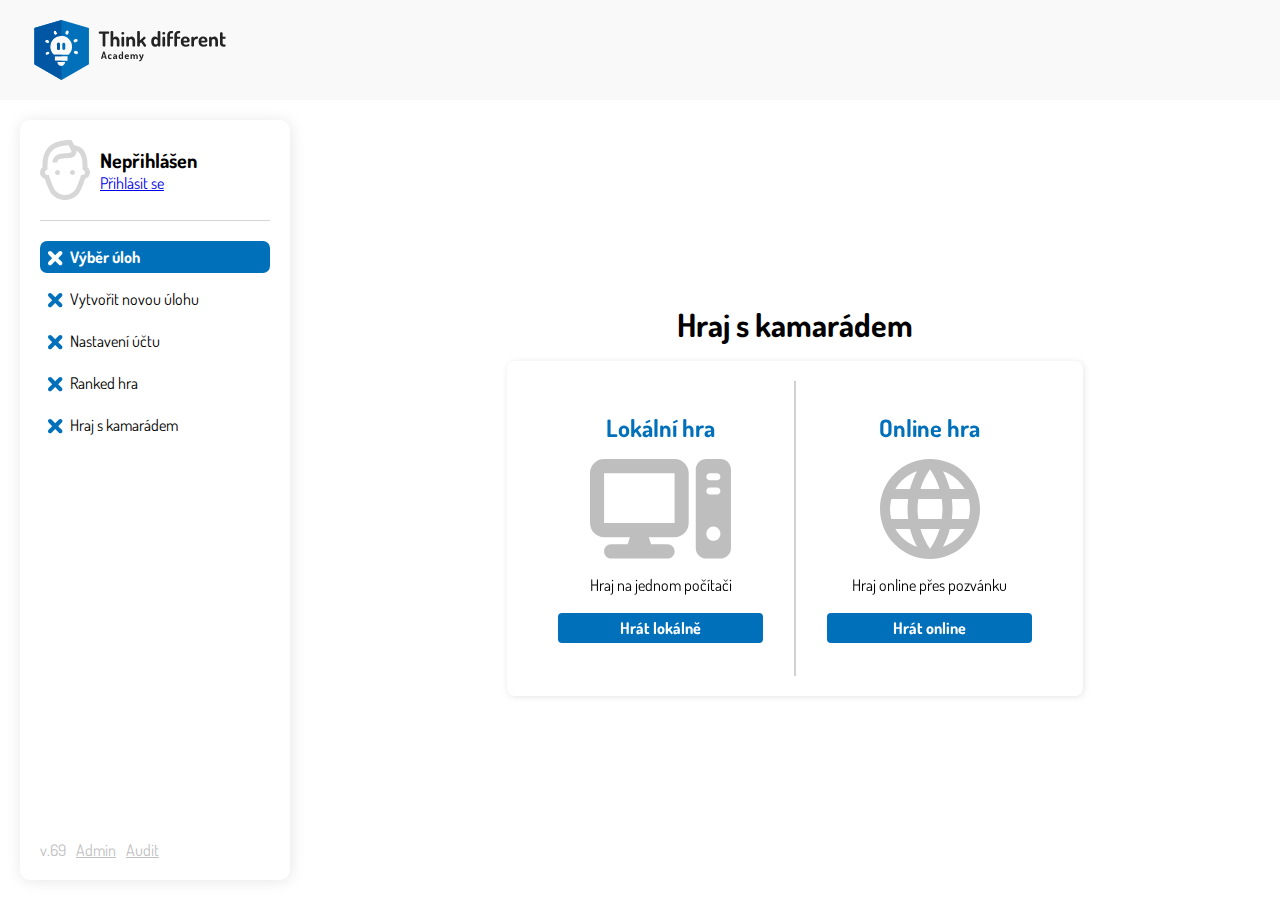
<file: friendplay_query.html>
<!DOCTYPE html>
<html lang="en">
  <head>
    <meta charset="UTF-8">
    <title>Title</title>
    <link rel="stylesheet" href="style.css">
  </head>
  <body>
    <header>
      <img src="cdn/logo.svg">
    </header>
    <div class="display">
      <aside>
        <div class="user">
          <img src="cdn/face_gray.svg" alt="">
          <div class="user-info">
            <p id="nickname">Nepřihlášen</p>
            <p id="logout"><a href="*LOGIN_LINK_HERE*">Přihlásit se</a></p>
          </div>
        </div>
        <nav>
          <a href="" id="link" class="active">
            <img src="cdn/nav_x_white.svg" alt="">
            <span>Výběr úloh</span>
          </a>
          <a href="" id="link">
            <img src="cdn/nav_x_blue.svg" alt="">
            <span>Vytvořit novou úlohu</span>
          </a>
          <a href="" id="link">
            <img src="cdn/nav_x_blue.svg" alt="">
            <span>Nastavení účtu</span> <!--  TODO: Jen když je přihlášen  -->
          </a>
          <a href="" id="link">
            <img src="cdn/nav_x_blue.svg" alt="">
            <span>Ranked hra</span>
          </a>
          <a href="" id="link">
            <img src="cdn/nav_x_blue.svg" alt="">
            <span>Hraj s kamarádem</span>
          </a>
          <p id="nav-foot">
            <span>v.69</span>
            <a href="">Admin</a><!--  TODO: Jen když je admin  -->
            <a href="">Audit</a><!--  TODO: Jen když je admin  -->
          </p>
        </nav>
      </aside>
      <main class="center">
        <h1>Hraj s kamarádem</h1>
        <div class="sheet split-sides">
          <div class="side">
            <h2 class="blue">Lokální hra</h2>
            <img src="cdn/local_game.svg" alt="" class="friendplay-icon">
            <p>Hraj na jednom počítači</p>
            <button class="primary">Hrát lokálně</button>
          </div>
          <div class="side">
            <h2 class="blue">Online hra</h2>
            <img src="cdn/online_game.svg" alt="" class="friendplay-icon">
            <p>Hraj online přes pozvánku</p>
            <button class="primary">Hrát online</button>
          </div>
        </div>
      </main>
    </div>
    <script>

    </script>
  </body>
</html>
</file>
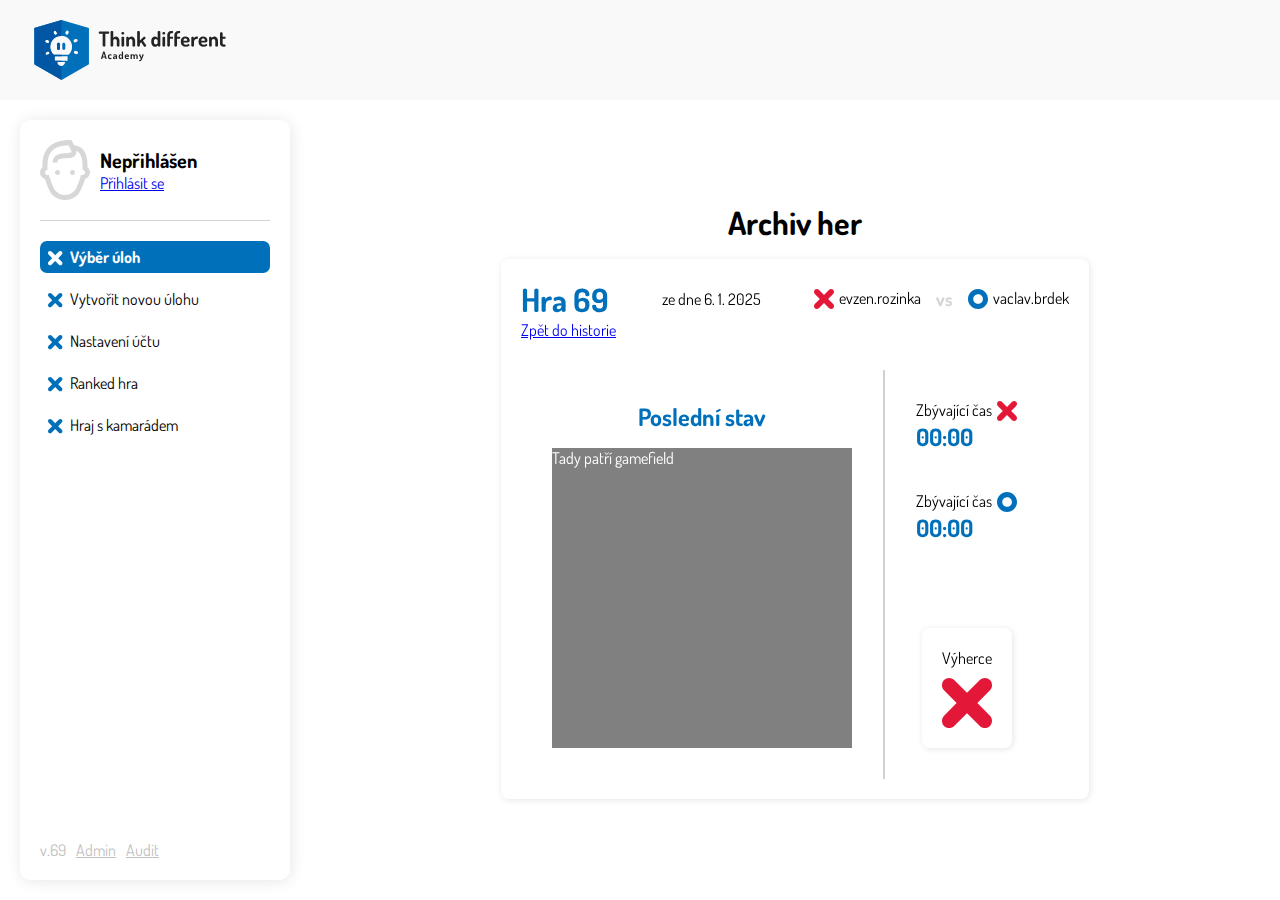
<file: gamearchive.html>
<!DOCTYPE html>
<html lang="en">
<head>
    <meta charset="UTF-8">
    <title>Title</title>
    <link rel="stylesheet" href="style.css">
</head>
<body>
<header>
    <img src="cdn/logo.svg">
</header>
<div class="display">
    <aside>
        <div class="user">
            <img src="cdn/face_gray.svg" alt="">
            <div class="user-info">
                <p id="nickname">Nepřihlášen</p>
                <p id="logout"><a href="*LOGIN_LINK_HERE*">Přihlásit se</a></p>
            </div>
        </div>
        <nav>
            <a href="" id="link" class="active">
                <img src="cdn/nav_x_white.svg" alt="">
                <span>Výběr úloh</span>
            </a>
            <a href="" id="link">
                <img src="cdn/nav_x_blue.svg" alt="">
                <span>Vytvořit novou úlohu</span>
            </a>
            <a href="" id="link">
                <img src="cdn/nav_x_blue.svg" alt="">
                <span>Nastavení účtu</span> <!--  TODO: Jen když je přihlášen  -->
            </a>
            <a href="" id="link">
                <img src="cdn/nav_x_blue.svg" alt="">
                <span>Ranked hra</span>
            </a>
            <a href="" id="link">
                <img src="cdn/nav_x_blue.svg" alt="">
                <span>Hraj s kamarádem</span>
            </a>
            <p id="nav-foot">
                <span>v.69</span>
                <a href="">Admin</a><!--  TODO: Jen když je admin  -->
                <a href="">Audit</a><!--  TODO: Jen když je admin  -->
            </p>
        </nav>
    </aside>
    <main class="center">
        <h1>Archiv her</h1>
        <div class="sheet">
            <div class="gamedata-row">
                <h1 class="blue">Hra 69</h1>
                <p>ze dne 6. 1. 2025</p>
                <div class="gamedata-vs">
                    <div class="player">
                        <img src="cdn/icon_x.svg" alt="">
                        <p>evzen.rozinka</p>
                    </div>
                    <p class="vs">vs</p>
                    <div class="player">
                        <img src="cdn/icon_o.svg" alt="">
                        <p>vaclav.brdek</p>
                    </div>
                </div>
            </div>
            <a href="back" class="backbutton" style="margin-bottom: 30px; display: block">Zpět do historie</a>
            <div class="split-sides">
                <div class="side">
                    <h2 class="blue">Poslední stav</h2>
                    <div class="game-placeholder">Tady patří gamefield</div>
                </div>
                <div class="side gameresult">
                    <div class="times">
                        <div class="player">
                            <p>Zbývající čas</p>
                            <img src="cdn/icon_x.svg" alt="">
                        </div>
                        <h2 class="blue">00:00</h2>
                        <div class="player" style="margin-top: 40px">
                            <p>Zbývající čas</p>
                            <img src="cdn/icon_o.svg" alt="">
                        </div>
                        <h2 class="blue">00:00</h2>
                    </div>
                    <div class="winner sheet">
                        <p>Výherce</p>
                        <img src="cdn/icon_x.svg" alt="">
                    </div>
                </div>
            </div>
        </div>
    </main>
</div>
<script>

</script>
</body>
</html>
</file>
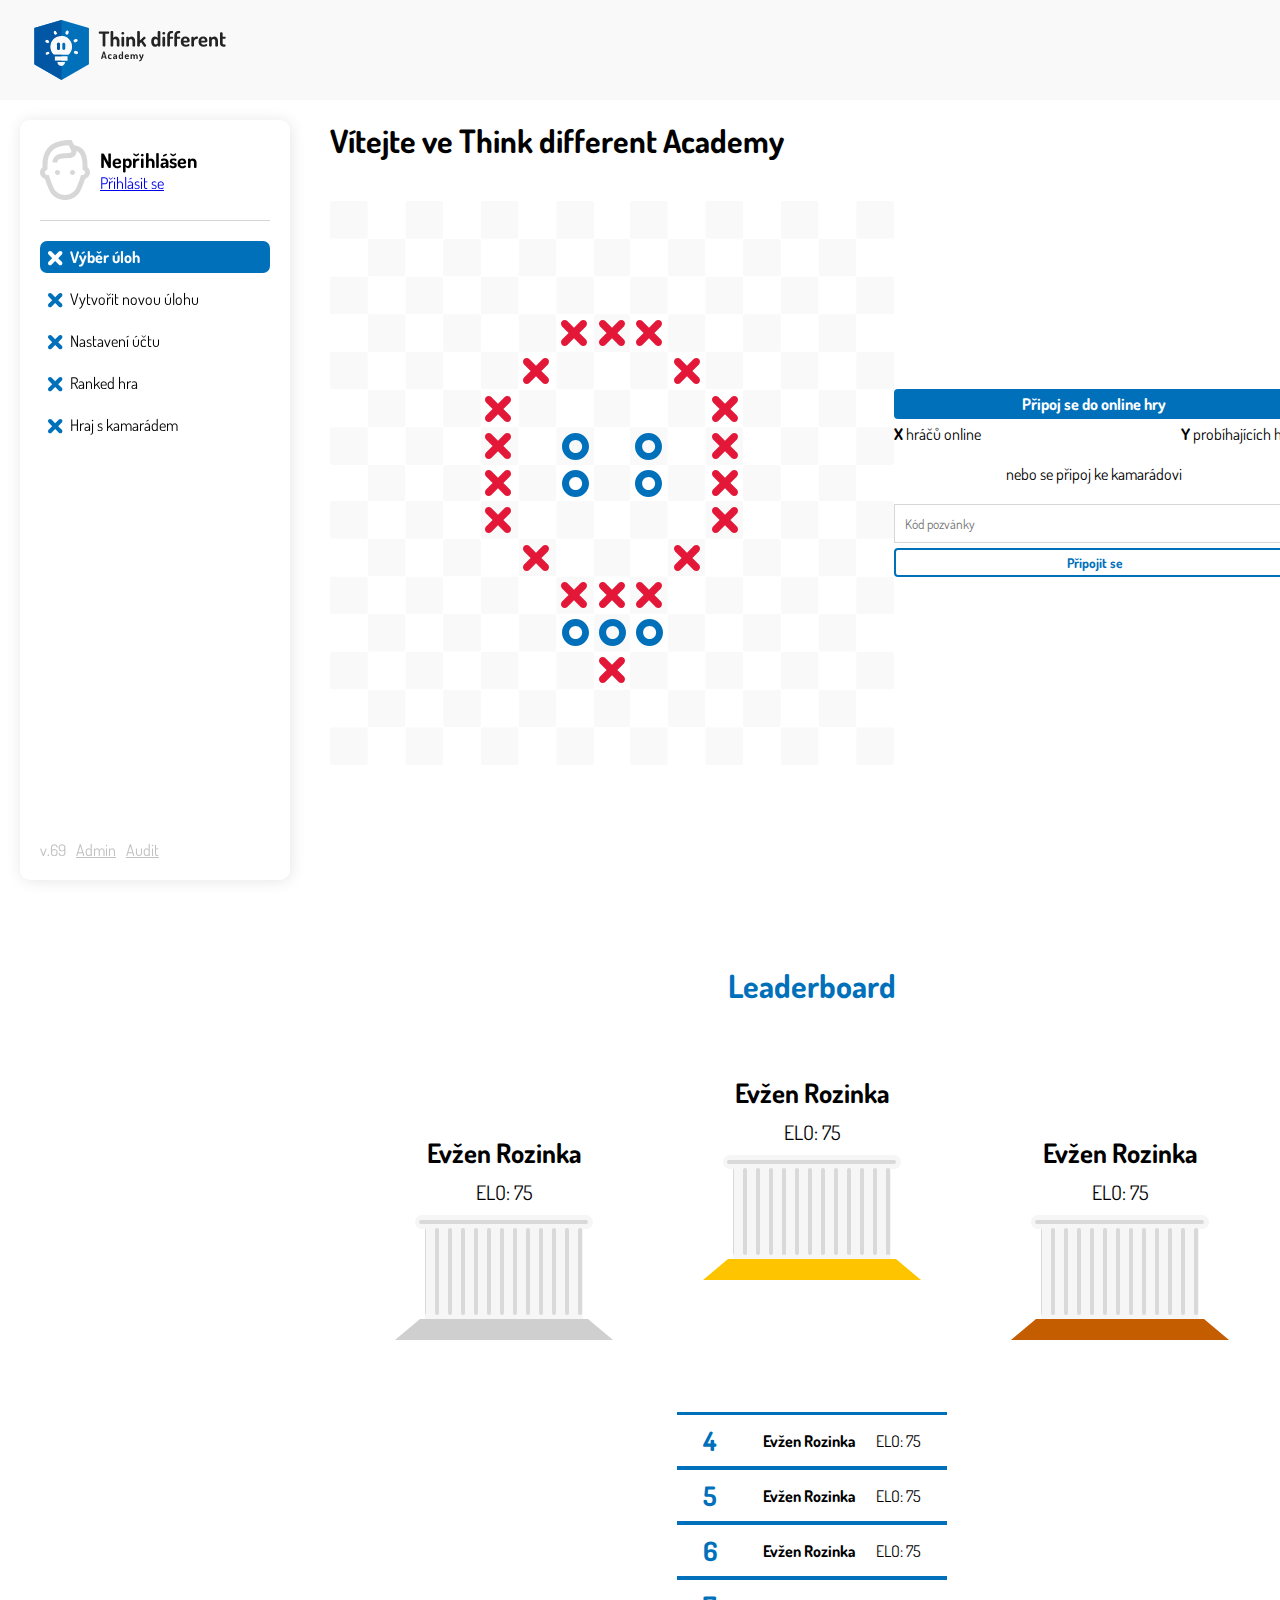
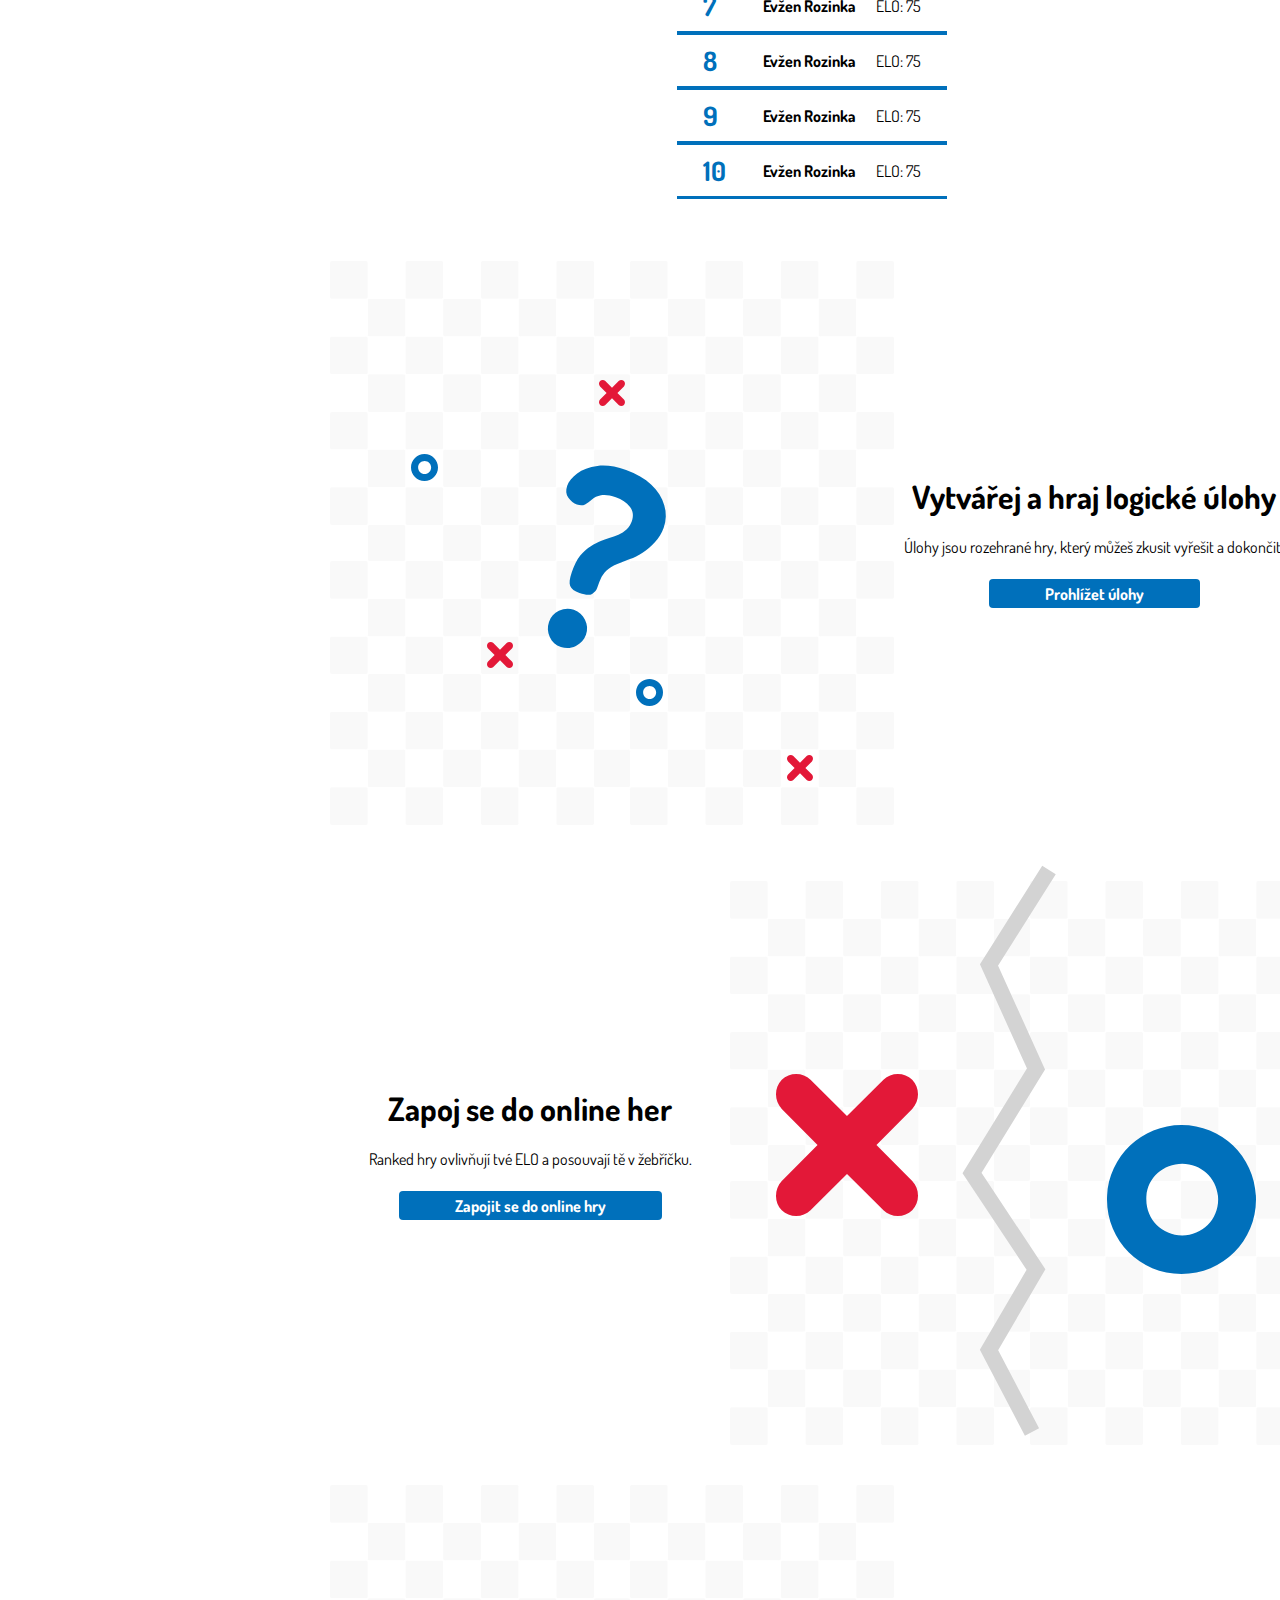
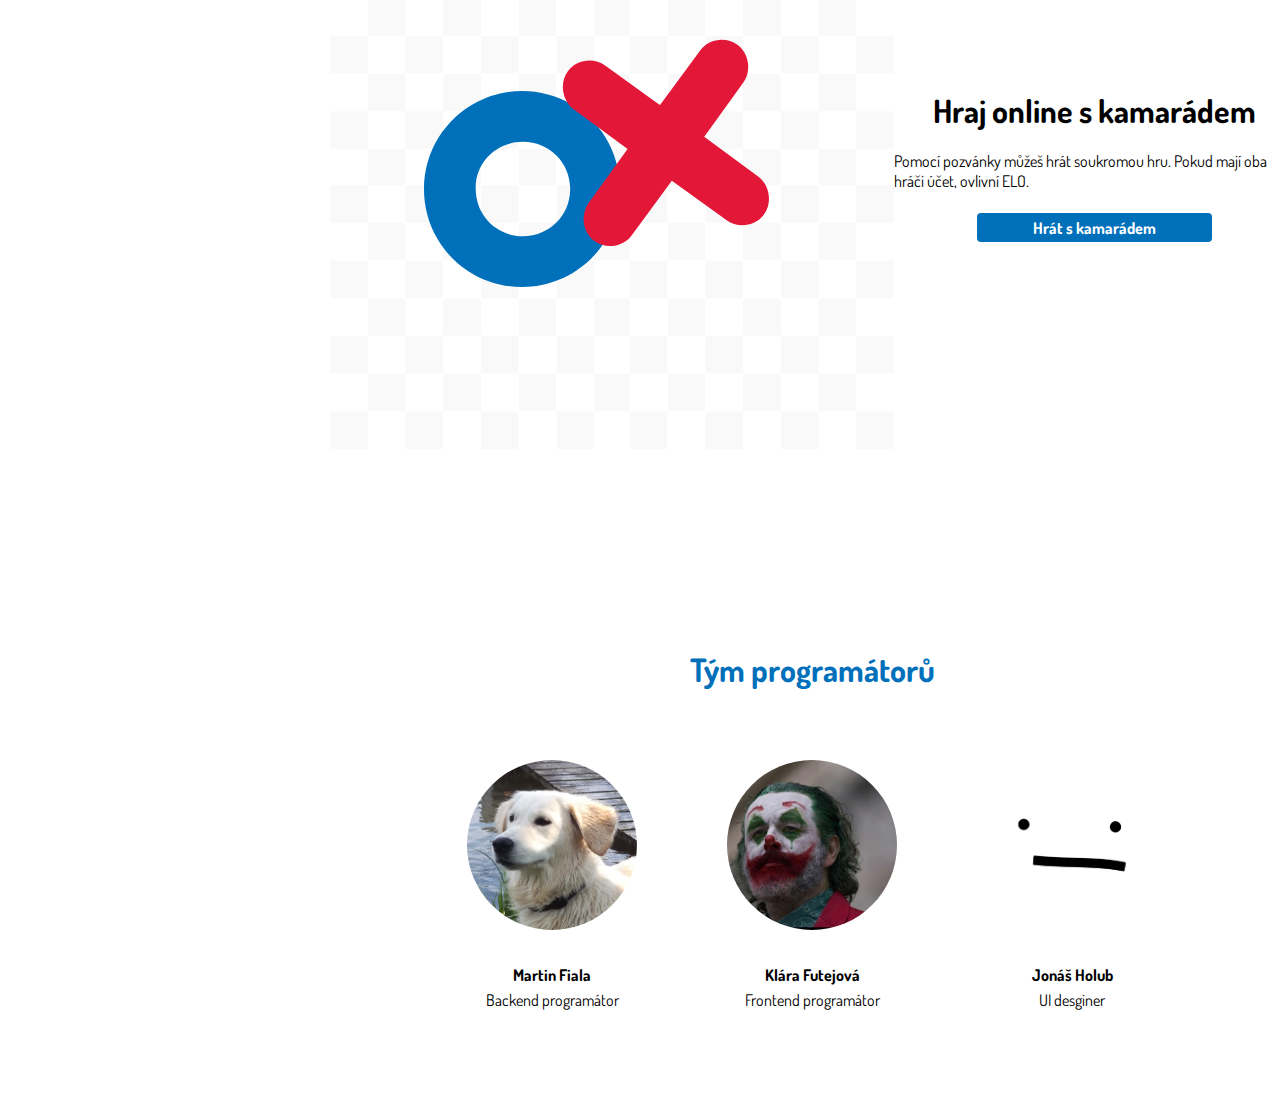
<file: homepage.html>
<!DOCTYPE html>
<html lang="en">
    <head>
        <meta charset="UTF-8">
        <title>Title</title>
        <link rel="stylesheet" href="style.css">
    </head>
    <body>
        <header>
            <img src="cdn/logo.svg">
        </header>
        <div class="display">
            <aside>
                <div class="user">
                    <img src="cdn/face_gray.svg" alt="">
                    <div class="user-info">
                        <p id="nickname">Nepřihlášen</p>
                        <p id="logout"><a href="*LOGIN_LINK_HERE*">Přihlásit se</a></p>
                    </div>
                </div>
                <nav>
                    <a href="" id="link" class="active">
                        <img src="cdn/nav_x_white.svg" alt="">
                        <span>Výběr úloh</span>
                    </a>
                    <a href="" id="link">
                        <img src="cdn/nav_x_blue.svg" alt="">
                        <span>Vytvořit novou úlohu</span>
                    </a>
                    <a href="" id="link">
                        <img src="cdn/nav_x_blue.svg" alt="">
                        <span>Nastavení účtu</span> <!--  TODO: Jen když je přihlášen  -->
                    </a>
                    <a href="" id="link">
                        <img src="cdn/nav_x_blue.svg" alt="">
                        <span>Ranked hra</span>
                    </a>
                    <a href="" id="link">
                        <img src="cdn/nav_x_blue.svg" alt="">
                        <span>Hraj s kamarádem</span>
                    </a>
                    <p id="nav-foot">
                        <span>v.69</span>
                        <a href="">Admin</a><!--  TODO: Jen když je admin  -->
                        <a href="">Audit</a><!--  TODO: Jen když je admin  -->
                    </p>
                </nav>
            </aside>
            <main>
                <h1>Vítejte ve Think different Academy</h1>

                <div class="showcase">
                    <img src="cdn/homepage_img1.svg" class="showcase-img">
                    <div class="showcase-text">
                        <div class="info-button">
                            <button class="primary">Připoj se do online hry</button>
                            <div class="text-field">
                                <p><b>X</b> hráčů online</p>
                                <p><b>Y</b> probíhajících her</p>
                            </div>
                        </div>
                        <p>nebo se připoj ke kamarádovi</p>
                        <div class="info-button">
                            <input type="text" class="text-input" placeholder="Kód pozvánky">
                            <button class="secondary">Připojit se</button>
                        </div>
                    </div>
                </div>

                <div class="leaderboard-container">
                    <h1 class="blue">Leaderboard</h1>
                    <div class="pedestals">
                        <div class="pedestal silver">
                            <p class="name">Evžen Rozinka</p>
                            <p class="elo">ELO: 75</p>
                            <img src="cdn/pedestal_silver.svg">
                        </div>
                        <div class="pedestal gold">
                            <p class="name">Evžen Rozinka</p>
                            <p class="elo">ELO: 75</p>
                            <img src="cdn/pedestal_gold.svg">
                        </div>
                        <div class="pedestal bronze">
                            <p class="name">Evžen Rozinka</p>
                            <p class="elo">ELO: 75</p>
                            <img src="cdn/pedestal_bronze.svg">
                        </div>
                    </div>

                    <div class="leadertable">
                        <table>
                            <tr>
                                <td class="place">4</td>
                                <td class="name">Evžen Rozinka</td>
                                <td class="elo">ELO: 75</td>
                            </tr>
                            <tr>
                                <td class="place">5</td>
                                <td class="name">Evžen Rozinka</td>
                                <td class="elo">ELO: 75</td>
                            </tr>
                            <tr>
                                <td class="place">6</td>
                                <td class="name">Evžen Rozinka</td>
                                <td class="elo">ELO: 75</td>
                            </tr>
                            <tr>
                                <td class="place">7</td>
                                <td class="name">Evžen Rozinka</td>
                                <td class="elo">ELO: 75</td>
                            </tr>
                            <tr>
                                <td class="place">8</td>
                                <td class="name">Evžen Rozinka</td>
                                <td class="elo">ELO: 75</td>
                            </tr>
                            <tr>
                                <td class="place">9</td>
                                <td class="name">Evžen Rozinka</td>
                                <td class="elo">ELO: 75</td>
                            </tr>
                            <tr>
                                <td class="place">10</td>
                                <td class="name">Evžen Rozinka</td>
                                <td class="elo">ELO: 75</td>
                            </tr>
                        </table>
                    </div>
                </div>

                <div class="showcase">
                    <img src="cdn/homepage_img2.svg" class="showcase-img">
                    <div class="showcase-text">
                        <h1>Vytvářej a hraj logické úlohy</h1>
                        <p class="sub">Úlohy jsou rozehrané hry, který můžeš zkusit vyřešit a dokončit.</p>
                        <button class="primary">Prohlížet úlohy</button> <!--TODO: nabindovat button-->
                    </div>
                </div>

                <div class="showcase">
                    <div class="showcase-text">
                        <h1>Zapoj se do online her</h1>
                        <p class="sub">Ranked hry ovlivňují tvé ELO a posouvají tě v žebříčku.</p>
                        <button class="primary">Zapojit se do online hry</button> <!--TODO: nabindovat button-->
                    </div>
                    <img src="cdn/homepage_img3.svg" class="showcase-img">
                </div>

                <div class="showcase">
                    <img src="cdn/homepage_img4.svg" class="showcase-img">
                    <div class="showcase-text">
                        <h1>Hraj online s kamarádem</h1>
                        <p class="sub">Pomocí pozvánky můžeš hrát soukromou hru. Pokud mají oba hráči účet, ovlivní ELO.</p>
                        <button class="primary">Hrát s kamarádem</button> <!--TODO: nabindovat button-->
                    </div>
                </div>

                <div class="team-container">
                    <h1 class="blue">Tým programátorů</h1>
                    <div class="team">
                        <div class="team-member">
                            <div class="pfp" style="background-image: url('cdn/martin.png')"></div>
                            <b>Martin Fiala</b>
                            <p>Backend programátor</p>
                        </div>
                        <div class="team-member">
                            <div class="pfp" style="background-image: url('cdn/klara.png')"></div>
                            <b>Klára Futejová</b>
                            <p>Frontend programátor</p>
                        </div>
                        <div class="team-member">
                            <div class="pfp" style="background-image: url('cdn/jonas.png')"></div>
                            <b>Jonáš Holub</b>
                            <p>UI desginer</p>
                        </div>
                    </div>
                </div>

            </main>
        </div>
        <script>

        </script>
    </body>
</html>
</file>
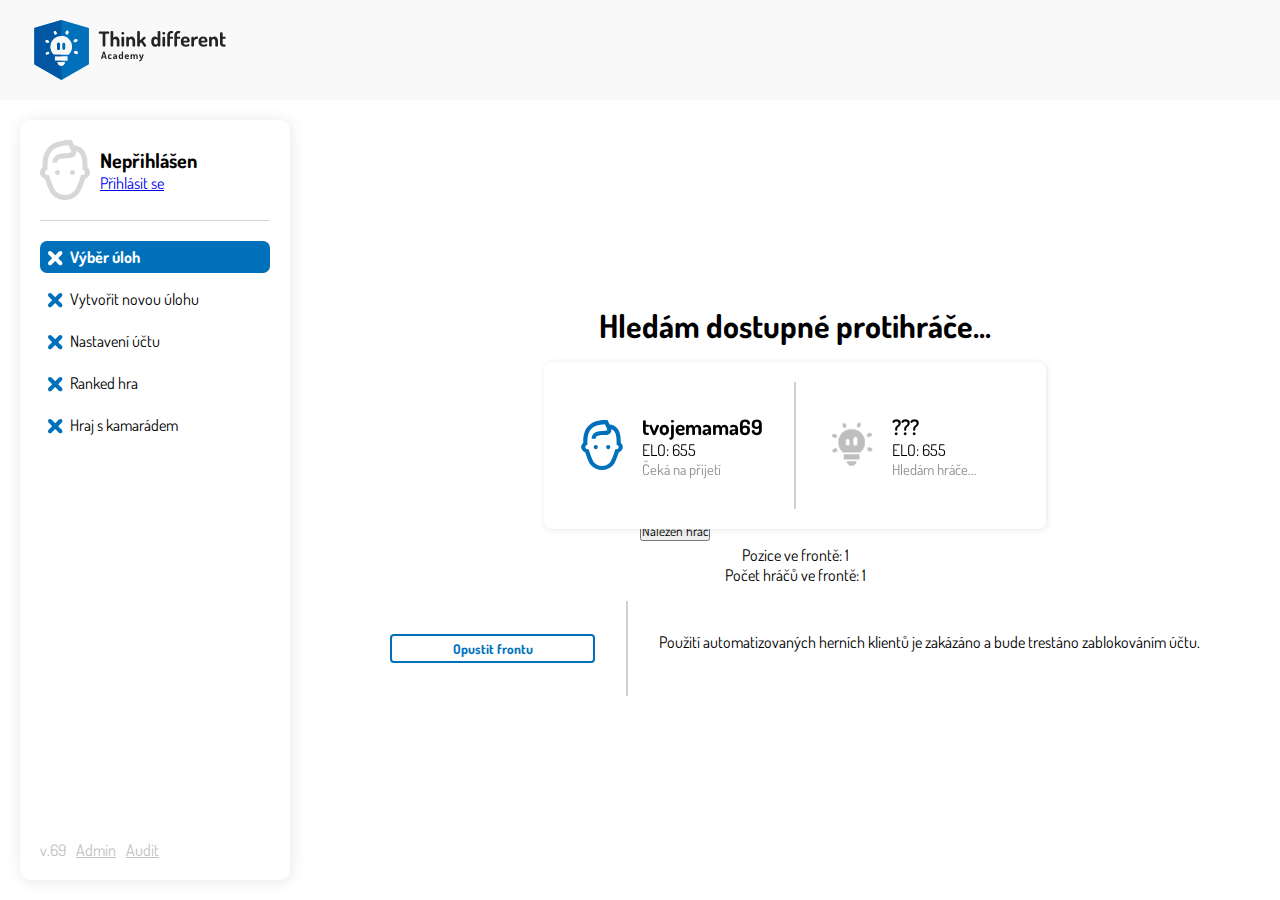
<file: queue.html>
<!DOCTYPE html>
<html lang="en">
<head>
    <meta charset="UTF-8">
    <title>Title</title>
    <link rel="stylesheet" href="style.css">
</head>
<body>
<div class="debug-toolbox">
    <p>Debug toolbox (do produkce odstranit)</p>
    <button>Nalezen hráč</button>
</div>
<header>
    <img src="cdn/logo.svg">
</header>
<div class="display">
    <aside>
        <div class="user">
            <img src="cdn/face_gray.svg" alt="">
            <div class="user-info">
                <p id="nickname">Nepřihlášen</p>
                <p id="logout"><a href="*LOGIN_LINK_HERE*">Přihlásit se</a></p>
            </div>
        </div>
        <nav>
            <a href="" id="link" class="active">
                <img src="cdn/nav_x_white.svg" alt="">
                <span>Výběr úloh</span>
            </a>
            <a href="" id="link">
                <img src="cdn/nav_x_blue.svg" alt="">
                <span>Vytvořit novou úlohu</span>
            </a>
            <a href="" id="link">
                <img src="cdn/nav_x_blue.svg" alt="">
                <span>Nastavení účtu</span> <!--  TODO: Jen když je přihlášen  -->
            </a>
            <a href="" id="link">
                <img src="cdn/nav_x_blue.svg" alt="">
                <span>Ranked hra</span>
            </a>
            <a href="" id="link">
                <img src="cdn/nav_x_blue.svg" alt="">
                <span>Hraj s kamarádem</span>
            </a>
            <p id="nav-foot">
                <span>v.69</span>
                <a href="">Admin</a><!--  TODO: Jen když je admin  -->
                <a href="">Audit</a><!--  TODO: Jen když je admin  -->
            </p>
        </nav>
    </aside>
    <main class="center">
        <h1>Hledám dostupné protihráče...</h1>
        <div class="sheet split-sides queue-show">
            <div class="side">
                <div class="user-cont-game">
                    <div class="pfp"></div>
                    <div class="user-data">
                        <p class="username">tvojemama69</p>
                        <p class="elo">ELO: 655</p>
                        <p class="status gray">Čeká na přijetí</p>
                    </div>
                </div>
            </div>
            <div class="side">
                <div class="user-cont-game">
                    <div class="pfp loader"></div>
                    <div class="user-data">
                        <p class="username">???</p>
                        <p class="elo">ELO: 655</p>
                        <p class="status gray">Hledám hráče...</p>
                    </div>
                </div>
            </div>
        </div>
        <div class="gameinfo">
            <p>Pozice ve frontě: 1</p>
            <p>Počet hráčů ve frontě: 1</p>
        </div>
        <div class="gametools">
            <div class="split-sides">
                <div class="side">
                    <button class="secondary">Opustit frontu</button> <!-- TODO: nabindovat -->
                </div>
                <div class="side">
                    <p>Použití automatizovaných herních klientů je zakázáno a bude trestáno zablokováním účtu.</p>
                </div>
            </div>
        </div>
    </main>
</div>
<script>

</script>
</body>
</html>
</file>
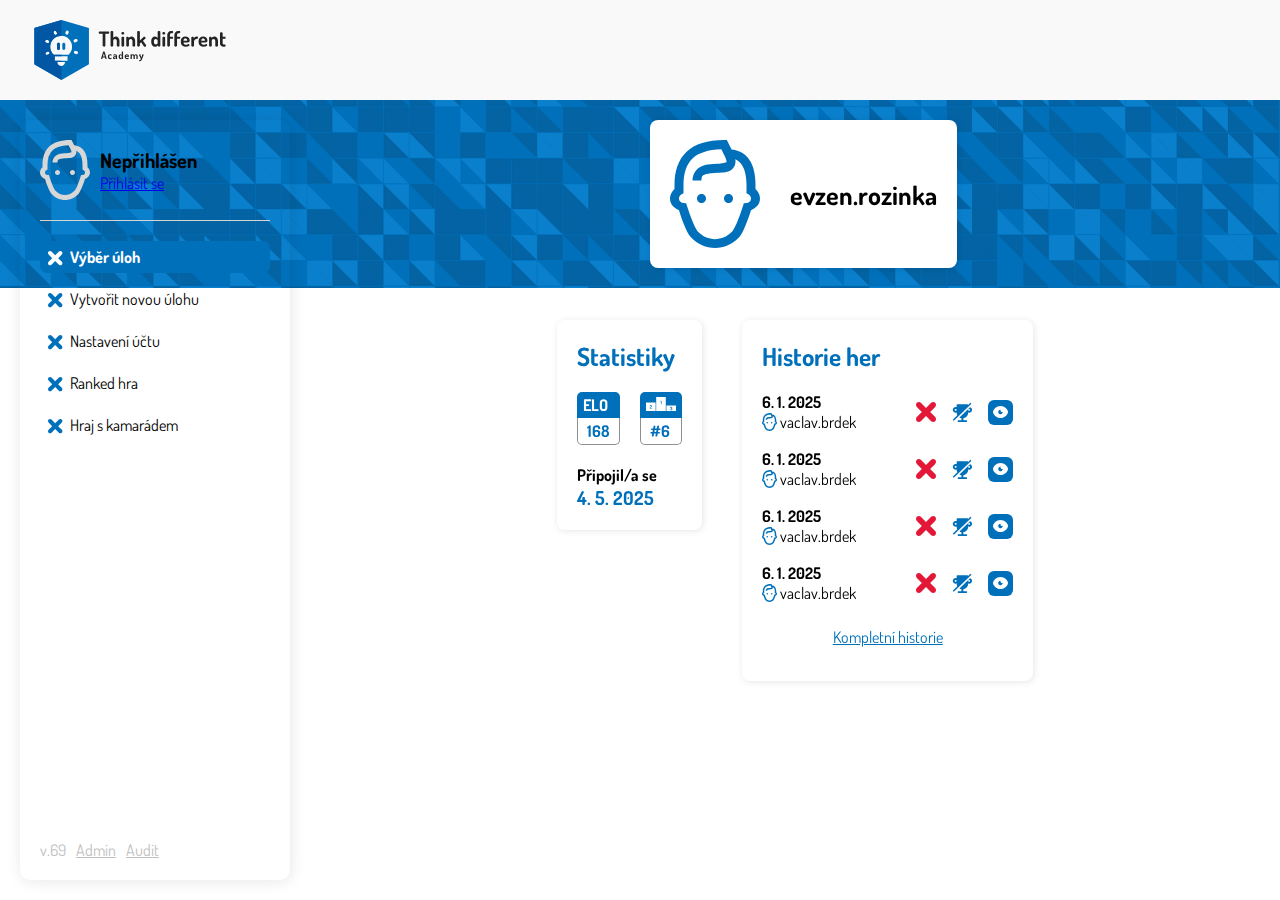
<file: user.html>
<!DOCTYPE html>
<html lang="en">
    <head>
        <meta charset="UTF-8">
        <title>Title</title>
        <link rel="stylesheet" href="style.css">
    </head>
    <body>
        <header>
            <img src="cdn/logo.svg">
        </header>
        <div class="display">
            <aside>
                <div class="user">
                    <img src="cdn/face_gray.svg" alt="">
                    <div class="user-info">
                        <p id="nickname">Nepřihlášen</p>
                        <p id="logout"><a href="*LOGIN_LINK_HERE*">Přihlásit se</a></p>
                    </div>
                </div>
                <nav>
                    <a href="" id="link" class="active">
                        <img src="cdn/nav_x_white.svg" alt="">
                        <span>Výběr úloh</span>
                    </a>
                    <a href="" id="link">
                        <img src="cdn/nav_x_blue.svg" alt="">
                        <span>Vytvořit novou úlohu</span>
                    </a>
                    <a href="" id="link">
                        <img src="cdn/nav_x_blue.svg" alt="">
                        <span>Nastavení účtu</span> <!--  TODO: Jen když je přihlášen  -->
                    </a>
                    <a href="" id="link">
                        <img src="cdn/nav_x_blue.svg" alt="">
                        <span>Ranked hra</span>
                    </a>
                    <a href="" id="link">
                        <img src="cdn/nav_x_blue.svg" alt="">
                        <span>Hraj s kamarádem</span>
                    </a>
                    <p id="nav-foot">
                        <span>v.69</span>
                        <a href="">Admin</a><!--  TODO: Jen když je admin  -->
                        <a href="">Audit</a><!--  TODO: Jen když je admin  -->
                    </p>
                </nav>
            </aside>
            <main>

                <div class="userbanner">
                    <div class="userbox sheet">
                        <img src="cdn/face_blue.svg" alt="">
                        <p>evzen.rozinka</p>
                    </div>
                </div>

                <div class="userfields">
                    <div class="usercol">
                        <div class="userfield sheet">
                            <h1>Statistiky</h1>
                            <div class="stats">
                                <div class="user-statistic">
                                    <div class="label">ELO</div>
                                    <div class="value">168</div>
                                </div>
                                <div class="user-statistic">
                                    <div class="label">
                                        <img src="cdn/leaderboard.svg" alt="">
                                    </div>
                                    <div class="value">#6</div>
                                </div>
                            </div>
                            <div class="joined">
                                <p class="label">Připojil/a se</p>
                                <p class="date">4. 5. 2025</p>
                            </div>
                        </div>
                    </div>
                    <div class="usercol">
                        <div class="userfield sheet">
                            <h1>Historie her</h1>
                            <div class="gamehistory">
                                <div class="gamerecord">
                                    <div class="data">
                                        <p class="date">6. 1. 2025</p>
                                        <p class="opponent">
                                            <img src="cdn/face_blue.svg" alt="">
                                            <span>vaclav.brdek</span>
                                        </p>
                                    </div>
                                    <div class="icons">
                                        <img src="cdn/icon_x.svg" alt="">
                                        <img src="cdn/notwin.svg" alt="">
                                        <button class="view">
                                            <img src="cdn/view.svg" alt="">
                                        </button>
                                    </div>
                                </div>
                                <div class="gamerecord">
                                    <div class="data">
                                        <p class="date">6. 1. 2025</p>
                                        <p class="opponent">
                                            <img src="cdn/face_blue.svg" alt="">
                                            <span>vaclav.brdek</span>
                                        </p>
                                    </div>
                                    <div class="icons">
                                        <img src="cdn/icon_x.svg" alt="">
                                        <img src="cdn/notwin.svg" alt="">
                                        <button class="view">
                                            <img src="cdn/view.svg" alt="">
                                        </button>
                                    </div>
                                </div>
                                <div class="gamerecord">
                                    <div class="data">
                                        <p class="date">6. 1. 2025</p>
                                        <p class="opponent">
                                            <img src="cdn/face_blue.svg" alt="">
                                            <span>vaclav.brdek</span>
                                        </p>
                                    </div>
                                    <div class="icons">
                                        <img src="cdn/icon_x.svg" alt="">
                                        <img src="cdn/notwin.svg" alt="">
                                        <button class="view">
                                            <img src="cdn/view.svg" alt="">
                                        </button>
                                    </div>
                                </div>
                                <div class="gamerecord">
                                    <div class="data">
                                        <p class="date">6. 1. 2025</p>
                                        <p class="opponent">
                                            <img src="cdn/face_blue.svg" alt="">
                                            <span>vaclav.brdek</span>
                                        </p>
                                    </div>
                                    <div class="icons">
                                        <img src="cdn/icon_x.svg" alt="">
                                        <img src="cdn/notwin.svg" alt="">
                                        <button class="view">
                                            <img src="cdn/view.svg" alt="">
                                        </button>
                                    </div>
                                </div>
                            </div>
                            <a href="" class="show-history">Kompletní historie</a>
                        </div>
                    </div>
                </div>

            </main>
        </div>
        <script>

        </script>
    </body>
</html>
</file>
<file: style.css>
@import url('https://fonts.googleapis.com/css2?family=Dosis:wght@200..800&display=swap');

* {
    padding: 0;
    margin: 0;
    font-family: Dosis, sans-serif;
}

body {
    display: flex;
    flex-direction: column;
}

header img {
    width: 220px;
}

header {
    background-color: #F9F9F9;
    display: flex;
    justify-content: space-between;
    height: 60px;
    padding: 20px;
}

.display {
    display: flex;
    justify-content: left;
}

aside {
    display: flex;
    flex-direction: column;
    box-shadow: 1px 1px 14.5px 0px rgba(0, 0, 0, 0.10);
    border-radius: 10px;
    margin: 20px;
    padding: 20px;
    min-width: 230px;
    height: calc(100vh - 180px);
    position: sticky;
    top: 20px;
}

.user {
    display: flex;
    align-items: center;
    gap: 10px;
    border-bottom: 1px solid #d5d5d5;
    padding-bottom: 20px;
    margin-bottom: 20px;
}

.user img {
    width: 50px;
}

.user #nickname {
    font-weight: bold;
    font-size: 15pt;
}

nav {
    display: flex;
    flex-direction: column;
    gap: 10px;
}

nav #link {
    display: flex;
    gap: 7px;
    align-items: center;
    text-decoration: none;
    color: #000000;
    padding: 6px 8px;
}

nav #link img {
    width: 15px;
    transform: translateY(1px);
}

nav #link.active {
    background-color: #0070BB;
    border-radius: 7px;
    color: #FFFFFF;
    font-weight: bold;
}

nav #link:hover {
    background-color: #74bbed;
    border-radius: 7px;
}

main {
    padding: 20px;
    width: 100%;
}

nav #nav-foot {
    position: absolute;
    bottom: 20px;
    display: flex;
    gap: 10px;
    color: #c1c1c1;
}

nav #nav-foot a {
    color: #c1c1c1;
    text-decoration: underline;
}


button.primary {
    background: #0070BB;
    color: white;
    border: none;
    border-radius: 4px;
    align-content: center;
    padding: 0.3em 3.5em;
    margin: 2px 0;
    cursor: pointer;
    font-size: 16px;
    min-width: 205px;
    text-align: center;
    font-weight: bold;
}

button.secondary {
    background: white;
    border: #0070BB solid 2px;
    color: #0070BB;
    border-radius: 4px;
    align-content: center;
    padding: 0.3em 3.5em;
    margin: 2px 0;
    cursor: pointer;
    min-width: 205px;
    text-align: center;
    font-weight: bold;
}

button.danger {
    color: white;
    border: #f25f5f solid 2px;
    background-color: #f25f5f;
    border-radius: 4px;
    align-content: center;
    padding: 0.3em 3.5em;
    margin: 2px 0;
    cursor: pointer;
    min-width: 205px;
    text-align: center;
    font-weight: bold;
}

.text-input {
    padding: 10px;
    border-radius: 0;
    min-width: 200px;
    border: #d7d7d7 1px solid;
}

.sheet {
    background: white;
    border: none;
    border-radius: 8px;
    filter: drop-shadow(1px 1px 3px rgba(0, 0, 0, 0.1));
    padding: 20px;
}

/*  HOMEPAGE STYLING  */

.showcase {
    display: flex;
    padding-top: 40px;
    justify-content: space-between;
    width: 100%;
}

.showcase-img {
    flex: 40%;
}

.showcase-text {
    display: flex;
    flex: 50%;
    flex-direction: column;
    gap: 20px;
    align-items: center;
    justify-content: center;
}

.info-button {
    display: flex;
    flex-direction: column;
    gap: 3px;
    width: 400px;
}

.info-button .text-field {
    display: flex;
    justify-content: space-between;
}

h1.blue, h2.blue {
    color: #0070BB;
}

.leaderboard-container, .team-container {
    padding: 20px;
    padding-top: 200px;
    display: flex;
    gap: 10px;
    flex-direction: column;
    align-items: center;
}

.pedestals {
    display: flex;
    justify-content: center;
    gap: 90px;
    margin-top: 60px;
    margin-bottom: 60px;
}

.pedestal {
    display: flex;
    flex-direction: column;
    align-items: center;
    gap: 10px;
}

.pedestal:first-child, .pedestal:last-child {
    margin-top: 60px;
}

.pedestal .name {
    font-weight: bold;
    font-size: 20pt;
}

.pedestal .elo {
    font-size: 15pt;
}

.leadertable table {
    padding: 0;
}

.leadertable table tr {
    display: flex;
    align-items: center;
    margin: 0;
    gap: 20px;
    border-top: #0070BB solid 2px;
    border-bottom: #0070BB solid 2px;
    padding: 9px 26px;
}

.leadertable table tr:first-child {
    border-top: #0070BB solid 3.5px;
}

.leadertable table tr:last-child {
    border-bottom: #0070BB solid 3.5px;
}

.leadertable table td {
    min-width: 40px;
}

.leadertable .place {
    font-weight: bold;
    color: #0070BB;
    font-size: 20pt;
}

.leadertable .name {
    font-weight: bold;
}

/* My */

.team {
    display: flex;
    justify-content: center;
    gap: 90px;
    margin-top: 60px;
    margin-bottom: 60px;
}

.team-member {
    display: flex;
    flex-direction: column;
    align-items: center;
    gap: 5px;
}

.team .pfp {
    width: 170px;
    height: 170px;
    background-size: cover;
    border-radius: 200px;
    margin-bottom: 30px;
}

/* ADMIN */
.admin-options-group {
    padding-top: 13px;
    padding-bottom: 13px;
}

.admin-flex-element {
    display: flex;
    gap: 80px;
}

.admin-options-group p {
    display: flex;
    align-items: center;
    gap: 5px;
}

.editbutton {
    width: 13px;
    height: 13px;
    background-size: contain;
    cursor: pointer;
    background-color: rgba(255, 255, 255, 0);
    background-image: url("cdn/editbutton.svg");
    border: none;
    background-repeat: no-repeat;
}

.admin-search {
    display: flex;
    align-items: center;
    gap: 15px;
    padding-top: 30px;
    padding-bottom: 15px;
}

.admin-search input {
    min-width: 300px;
}

.admin-error {
    padding: 13px 25px;
    background-color: #f25f5f;
    color: white;
    border-radius: 4px;
    display: inline-block;
}

/* Frinedplayquery */

main.center {
    display: flex;
    justify-content: center;
    align-items: center;
    flex-direction: column;
    gap: 16px;
}

.split-sides {
    display: flex;
}

.split-sides .side {
    display: flex;
    flex-direction: column;
    align-items: center;
    gap: 16px;
    border-left: 1px solid #d1d1d1;
    border-right: 1px solid #d1d1d1;
    padding: 31px;
}

.split-sides .side:first-child {
    border-left: none;
}

.split-sides .side:last-child {
    border-right: none;
}

.friendplay-icon {
    height: 100px;
}

/*
GAME QUEUE*/

.gameinfo {
    display: flex;
    flex-direction: column;
    align-items: center;
}

.queue-show .side {
    flex: 1;
    min-width: 0;
}

.queue-show .side:first-child { align-items: flex-end; } /*Zarovnat napravo*/
.queue-show .side:last-child { align-items: flex-start; } /*Zarovnat nalevo*/

.user-cont-game {
    display: flex;
    align-items: center;
    gap: 15px;
}

.user-cont-game .pfp {
    width: 50px;
    height: 50px;
    background-image: url("cdn/face_blue.svg");
    background-position: center;
    background-size: contain;
    background-repeat: no-repeat;
}
.user-cont-game .pfp.loader {
    background-image: url("cdn/loader.gif");
    filter: saturate(0%) opacity(40%);
}


.user-cont-game .username {
    font-size: 16pt;
    font-weight: bold;
}

.user-cont-game .status {
    font-size: 11pt;
}

.user-cont-game .status.gray {
    color: #8f8f8f;
}

.debug-toolbox {
    position: absolute;
    top: 500px;
    left: 50%;
}

/*
GAME*/

.game-window {
    display: flex;
    gap: 26px;
}

.game-info {
    display: flex;
    flex-direction: column;
    gap: 26px;
}

.game-players {
    display: flex;
    flex-direction: column;
    gap: 15px;
}

.vs {
    font-size: large;
    text-align: center;
    font-weight: bold;
    color: #d5d5d5;
}

.game-window .player {
    display: flex;
    align-items: center;
    gap: 9px;
}

.game-window .player img {
    width: 20px;
}

.timer {
    font-weight: bold;
    color: #8f8f8f;
    margin-left: 26px;
}

.timer.turn {
    color: #0070BB;
    transform: scale(1.3);
}

.turn-info {
    display: flex;
    gap: 26px;
}

.turn-info .num-round {
    width: 100%;
    text-align: center;
    font-weight: bold;
}

.turn-icon {
    display: flex;
    justify-content: center;
    align-items: center;
}

.turn-icon img {
    width: 20px;
}

/*
USERPAGE*/

aside {
    z-index: 9;
}

.userbanner {
    display: flex;
    align-items: center;
    background: url("cdn/banner.png");
    background-size: cover;
    background-position: center;
    padding-top: 20px;
    padding-bottom: 20px;
    position: absolute;
    left: 0;
    right: 0;
    top: 100px;
    z-index: -1;
}

.userbox {
    display: flex;
    align-items: center;
    gap: 30px;
    position: relative;
    margin-left: calc((100% - 270px) / 2 + 145px); /*haha magic numbers (works, no idea why)*/
}

.userbox p {
    font-weight: bold;
    font-size: 26px;
}

.userbox img {
    width: 90px;
}

.userfields {
    margin-top: 200px;
    display: flex;
    justify-content: center;
    gap: 40px;
}

.usercol {
    display: flex;
    flex-direction: column;
    gap: 40px;
}

.userfield .stats {
    display: flex;
    gap: 20px;
    flex-wrap: wrap;
    margin-bottom: 20px;
}

.user-statistic {
    display: flex;
    flex-direction: column;
    flex-grow: 0;
}


.user-statistic .label {
    background: #0070BB;
    padding: 3px 6px;
    font-weight: bold;
    color: #FFFFFF;
    border-radius: 5px 5px 0 0;
}

.user-statistic .label img {
    height: 14px;
}

.user-statistic .value {
    border: #8f8f8f solid 1px;
    border-top: none;
    padding: 3px 9px;
    font-weight: bold;
    color: #0070BB;
    border-radius: 0 0 5px 5px;
}

.joined .label {
    font-weight: bold;
}

.joined .date {
    font-weight: bold;
    font-size: 19px;
    color: #0070BB;
}

.userfield h1 {
    color: #0070BB;
    font-size: 25px;
    margin-bottom: 20px;
}

.userfield .gamehistory {
    display: flex;
    flex-direction: column;
    gap: 17px;
}

.userfield .gamerecord {
    display: flex;
    justify-content: space-between;
    gap: 60px;
}

.userfield .gamerecord .data {
    display: flex;
    flex-direction: column;

    .date {
        font-weight: bold;
    }

    .opponent {
        display: flex;
        align-items: center;
        gap: 3px;

        img {
            width: 15px;
        }

    }
}

.userfield .gamerecord .icons {
    display: flex;
    align-items: center;
    gap: 16px;

    * {
        width: 20px;
    }

    button {
        background: #0070BB;
        border: 0;
        border-radius: 6px;
        width: 25px;
        height: 25px;
        display: flex;
        justify-content: center;
        align-items: center;
        cursor: pointer;

        img {
            width: 15px;
        }

    }

    button:hover {
        background: #004f83;
    }

}

.show-history {
    color: #0070BB;
    text-align: center;
    display: block;
    padding: 24px;
    padding-bottom: 14px;
}

/*
GAME ARCHIVE*/

.game-placeholder {
    background-color: gray;
    width: 300px;
    height: 300px;
    color: #ffffff;
}

.gamedata-row {
    display: flex;
    justify-content: space-between;
    align-items: center;
    gap: 53px;
}

.gamedata-vs {
    display: flex;
    gap: 15px;
    align-items: center;


}
.player {
    display: flex;
    align-items: center;
    gap: 5px;

    img {
        width: 20px;
    }

    p {
        transform: translateY(-1px);
    }

}

.gameresult {
    display: flex;
    flex-direction: column;
    justify-content: space-between;
}

.winner {
    display: flex;
    flex-direction: column;
    gap: 10px;
    img {
        width: 50px;
    }
}
</file>
<file: gamefield.css>
.game-field {
    display: flex;
    flex-direction: column;
    align-items: center;
    justify-content: center;
    background: white;
    padding: 10px;
    border-radius: 8px;
    border: none;
    filter: drop-shadow(1px 1px 3px rgba(0, 0, 0, 0.1));
}

.game-field-row {
    display: flex;
    flex-direction: row;
    height: 40px;
}

.col-btn-dark {
    width: 50px;
    background: #F9F9F9;
    border: none;
    display: flex;
    align-items: center;
    justify-content: center;
}

.col-btn-light {
    width: 50px;
    background: white;
    border: none;
    display: flex;
    align-items: center;
    justify-content: center;
}

.game-field .cell {
    position: relative;

    border: none;
    display: flex;
    align-items: center;
    justify-content: center;
}

.game-field .cell > img {
    width: 30px;
    height: 30px;
}

.game-field .cell.empty {
    cursor: pointer;
}

.game-field .cell.empty::after {
    content: "";
    width: 30px;
    height: 30px;
    position: absolute;
    /*background-size: 75% 75%;*/
    background-repeat: no-repeat;
    background-position: center;
    opacity: 0.5;
}

.game-field[data-cell-hover-symbol="X"] .cell.empty:hover::after {
    background-image: url("/IMG/X/X_cervene.svg");
}

.game-field[data-cell-hover-symbol="O"] .cell.empty:hover::after {
    background-image: url("/IMG/O/O_modre.svg");
}
</file>
